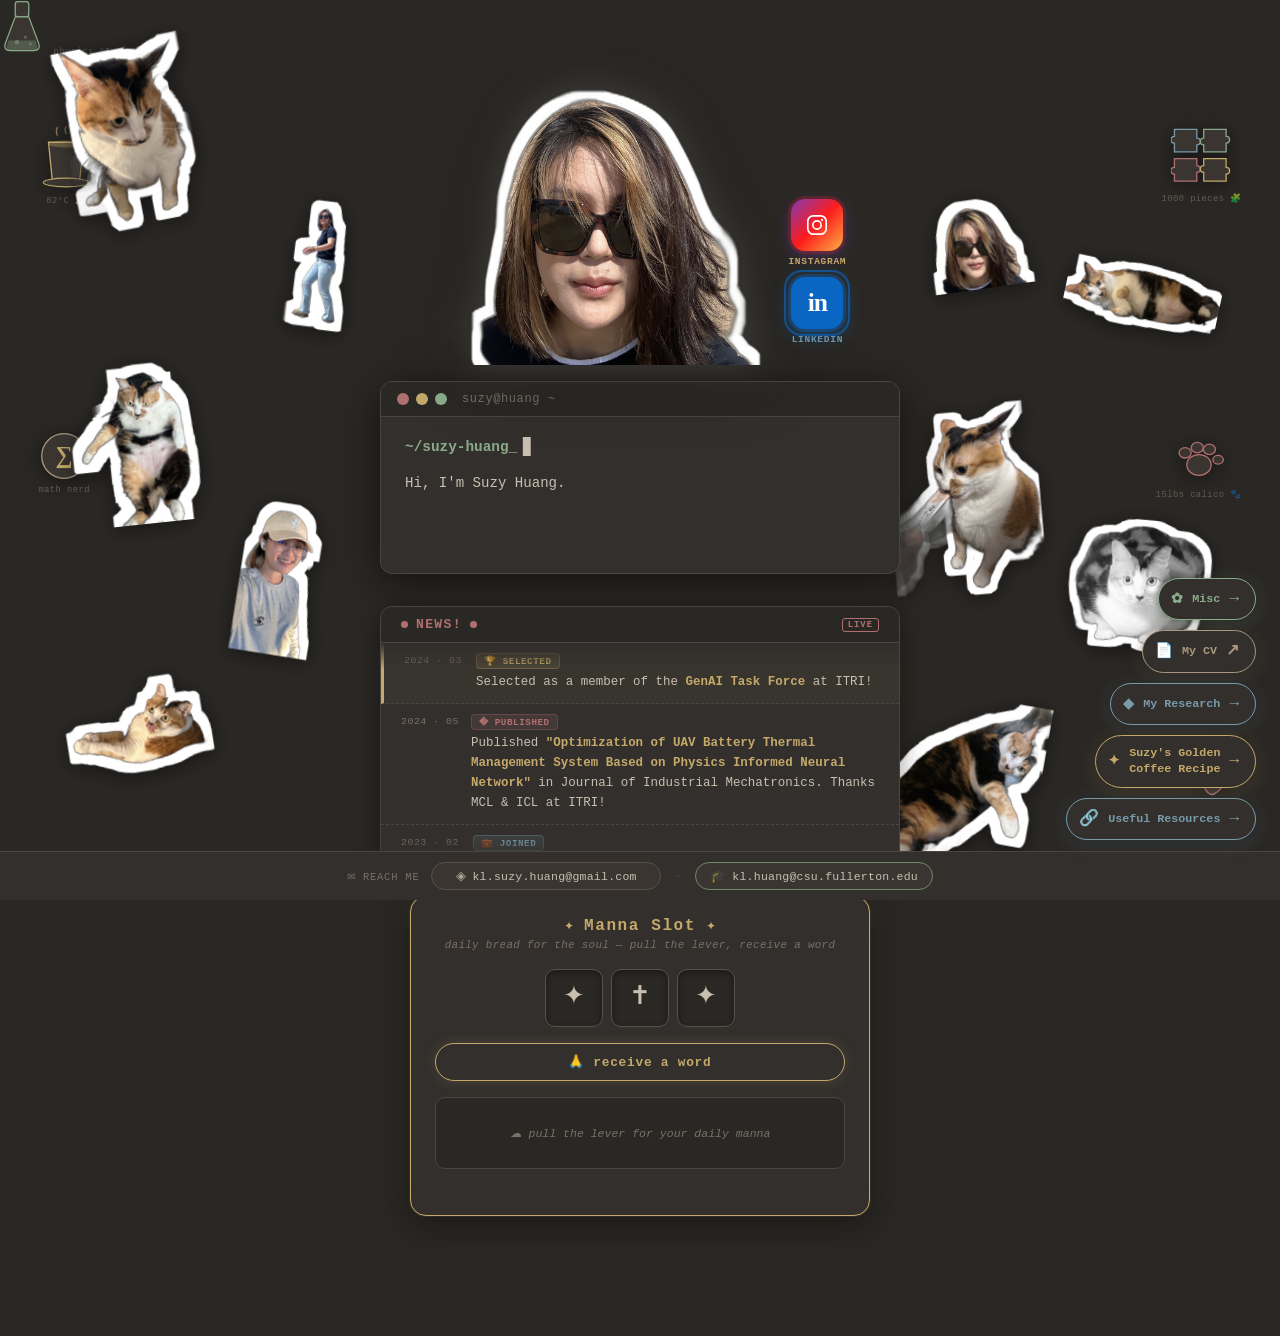
<file: index.html>
<!DOCTYPE html>
<html lang="en">
<head>
  <meta charset="UTF-8" />
  <meta name="viewport" content="width=device-width, initial-scale=1.0" />
  <title>Suzy Huang</title>
  <link rel="stylesheet" href="style.css" />
  <link rel="stylesheet" href="home.css" />
</head>
<body>

  <!-- ══════════════════════════════════════════
       FLOATING SVG ILLUSTRATIONS
       Zones: far edges, well clear of center terminal (30%–70% horiz)
  ══════════════════════════════════════════ -->

  <!-- Coffee cup — far left, upper third -->
  <div class="illus illus-coffee" aria-hidden="true" style="top:14%; left:3%;">
    <svg width="56" height="64" viewBox="0 0 64 72" fill="none" xmlns="http://www.w3.org/2000/svg">
      <path d="M22 10 Q20 5 22 1" stroke="#c4a96a" stroke-width="1.5" stroke-linecap="round" fill="none" opacity="0.6"/>
      <path d="M32 8 Q30 3 32 0" stroke="#c4a96a" stroke-width="1.5" stroke-linecap="round" fill="none" opacity="0.5"/>
      <path d="M42 10 Q40 5 42 1" stroke="#c4a96a" stroke-width="1.5" stroke-linecap="round" fill="none" opacity="0.6"/>
      <path d="M12 18 L16 58 Q16 62 20 62 L44 62 Q48 62 48 58 L52 18 Z" fill="#3a3530" stroke="#c4a96a" stroke-width="1.5"/>
      <ellipse cx="32" cy="20" rx="20" ry="4" fill="#c4a96a" opacity="0.35"/>
      <path d="M52 28 Q62 28 62 36 Q62 44 52 44" stroke="#c4a96a" stroke-width="2" fill="none" stroke-linecap="round"/>
      <ellipse cx="32" cy="64" rx="26" ry="5" fill="#3a3530" stroke="#c4a96a" stroke-width="1.2"/>
    </svg>
    <span class="illus-label">82°C ☕</span>
  </div>

  <!-- Puzzle — far right, upper third -->
  <div class="illus illus-puzzle" aria-hidden="true" style="top:14%; right:3%;">
    <svg width="62" height="62" viewBox="0 0 72 72" fill="none" xmlns="http://www.w3.org/2000/svg">
      <path d="M4 4 L30 4 L30 14 Q34 14 34 18 Q34 22 30 22 L30 30 L4 30 L4 20 Q0 20 0 16 Q0 12 4 12 Z" fill="#3a3530" stroke="#7a9aaa" stroke-width="1.5"/>
      <path d="M38 4 L64 4 L64 12 Q68 12 68 16 Q68 20 64 20 L64 30 L38 30 L38 22 Q34 22 34 18 Q34 14 38 14 Z" fill="#3a3530" stroke="#8aab8a" stroke-width="1.5"/>
      <path d="M4 38 L30 38 L30 46 Q34 46 34 50 Q34 54 30 54 L30 64 L4 64 L4 56 Q0 56 0 52 Q0 48 4 48 Z" fill="#3a3530" stroke="#b07070" stroke-width="1.5"/>
      <path d="M38 38 L64 38 L64 48 Q68 48 68 52 Q68 56 64 56 L64 64 L38 64 L38 54 Q34 54 34 50 Q34 46 38 46 Z" fill="#3a3530" stroke="#c4a96a" stroke-width="1.5"/>
    </svg>
    <span class="illus-label">1000 pieces 🧩</span>
  </div>

  <!-- Math sigma — far left, mid -->
  <div class="illus illus-math" aria-hidden="true" style="top:48%; left:3%;">
    <svg width="48" height="48" viewBox="0 0 56 56" fill="none" xmlns="http://www.w3.org/2000/svg">
      <circle cx="28" cy="28" r="26" fill="#3a3530" stroke="#a89880" stroke-width="1.5"/>
      <text x="28" y="36" text-anchor="middle" font-size="28" font-family="Georgia,serif" fill="#c4a96a" font-weight="bold">∑</text>
    </svg>
    <span class="illus-label">math nerd</span>
  </div>

  <!-- Cat paw — far right, mid -->
  <div class="illus illus-paw" aria-hidden="true" style="top:48%; right:3%;">
    <svg width="52" height="52" viewBox="0 0 60 60" fill="none" xmlns="http://www.w3.org/2000/svg">
      <ellipse cx="30" cy="38" rx="14" ry="12" fill="#3a3530" stroke="#b07070" stroke-width="1.5"/>
      <ellipse cx="14" cy="24" rx="7" ry="6" fill="#3a3530" stroke="#b07070" stroke-width="1.5"/>
      <ellipse cx="28" cy="18" rx="7" ry="6" fill="#3a3530" stroke="#b07070" stroke-width="1.5"/>
      <ellipse cx="42" cy="20" rx="7" ry="6" fill="#3a3530" stroke="#b07070" stroke-width="1.5"/>
      <ellipse cx="52" cy="32" rx="6" ry="5" fill="#3a3530" stroke="#b07070" stroke-width="1.5"/>
    </svg>
    <span class="illus-label">15lbs calico 🐾</span>
  </div>

  <!-- Taiwan illustration sticker — far right, lower area -->
  <div class="illus illus-taiwan" aria-hidden="true" style="top:82%; right:3%;">
    <svg width="52" height="62" viewBox="0 0 52 62" fill="none" xmlns="http://www.w3.org/2000/svg">
      <!-- Taiwan island silhouette (simplified) -->
      <path d="M26 4 C32 4 40 10 42 18 C44 26 42 34 38 40 C34 48 28 54 24 56 C20 58 16 54 14 48 C10 40 10 30 12 22 C14 12 20 4 26 4 Z"
            fill="#3a3530" stroke="#b07070" stroke-width="1.5"/>
      <!-- mountain peak -->
      <path d="M24 20 L20 32 L28 32 Z" fill="#b07070" opacity="0.5"/>
      <!-- sun -->
      <circle cx="36" cy="12" r="5" fill="none" stroke="#c4a96a" stroke-width="1.5"/>
      <line x1="36" y1="5"  x2="36" y2="3"  stroke="#c4a96a" stroke-width="1.2"/>
      <line x1="36" y1="19" x2="36" y2="21" stroke="#c4a96a" stroke-width="1.2"/>
      <line x1="29" y1="12" x2="27" y2="12" stroke="#c4a96a" stroke-width="1.2"/>
      <line x1="43" y1="12" x2="45" y2="12" stroke="#c4a96a" stroke-width="1.2"/>
    </svg>
    <span class="illus-label">Taiwan 🇹🇼</span>
  </div>
    <svg width="44" height="54" viewBox="0 0 52 64" fill="none" xmlns="http://www.w3.org/2000/svg">
      <rect x="18" y="2" width="16" height="18" rx="3" fill="#3a3530" stroke="#8aab8a" stroke-width="1.5"/>
      <path d="M18 20 L6 52 Q4 60 12 60 L40 60 Q48 60 46 52 L34 20 Z" fill="#3a3530" stroke="#8aab8a" stroke-width="1.5"/>
      <path d="M10 48 L8 56 Q7 60 12 60 L40 60 Q45 60 44 56 L42 48 Z" fill="#8aab8a" opacity="0.3"/>
      <circle cx="20" cy="50" r="2.5" fill="#8aab8a" opacity="0.5"/>
      <circle cx="30" cy="44" r="2" fill="#8aab8a" opacity="0.4"/>
      <circle cx="36" cy="52" r="1.5" fill="#8aab8a" opacity="0.5"/>
    </svg>
    <span class="illus-label">physics AI 🔬</span>
  </div>

  <!-- ══════════════════════════════════════════
       PHOTO STICKERS
       Layout: 4 zones per row, alternating cat/me
       Left edge (0–14%): cats
       Left-inner (15–27%): me
       Right-inner (73–85%): me
       Right edge (86–100%): cats
       Rows: top ~5%, mid ~38–44%, lower ~72–78%
  ══════════════════════════════════════════ -->

  <div class="hero-photo">
    <img src="photos/stickers/hero.png" alt="Suzy Huang" />
    <div class="hero-social">
      <a class="hero-instagram" href="https://www.instagram.com/kai___lun?igsh=NTc4MTIwNjQ2YQ%3D%3D&utm_source=qr" target="_blank" rel="noopener" aria-label="Instagram">
        <div class="ig-badge">
          <svg width="22" height="22" viewBox="0 0 24 24" fill="none" xmlns="http://www.w3.org/2000/svg">
            <rect x="2" y="2" width="20" height="20" rx="6" stroke="white" stroke-width="1.8" fill="none"/>
            <circle cx="12" cy="12" r="4.5" stroke="white" stroke-width="1.8" fill="none"/>
            <circle cx="17.5" cy="6.5" r="1.2" fill="white"/>
          </svg>
        </div>
        <small>Instagram</small>
      </a>
      <a class="hero-linkedin" href="https://www.linkedin.com/in/suzy-kai-lun-huang" target="_blank" rel="noopener" aria-label="LinkedIn">
        <div class="li-badge">
          <span class="li-icon">in</span>
          <span class="li-pulse"></span>
        </div>
        <small>LinkedIn</small>
      </a>
    </div>
  </div>

  <!-- Photo stickers — fixed on desktop, horizontal strip on mobile -->
  <div class="sticker-strip">

  <!-- Stickers — bigger, non-overlapping, scattered vertically -->

  <!-- LEFT EDGE column — spaced 200px+ apart vertically -->
  <img class="sticker-img" src="photos/stickers/cat1.png" alt="calico cat"
       style="top:3%;  left:4%;  --rot:-11deg; --sz:175px;"
       data-tip="15lbs calico 🐱"
       data-story="This is my calico cat — 15 whole pounds of pure attitude. She has strong opinions about my work schedule and an even stronger opinion about sitting on my keyboard at the worst possible moment." />

  <img class="sticker-img" src="photos/stickers/cat3.png" alt="calico cat"
       style="top:34%; left:4%;  --rot:-6deg;  --sz:180px;"
       data-tip="keyboard inspector 🔍"
       data-story="Official keyboard inspector. She takes her job very seriously — every time I open my laptop, she appears within 30 seconds to conduct a thorough quality check by sitting directly on the keys." />

  <img class="sticker-img" src="photos/stickers/cat5.png" alt="calico cat"
       style="top:67%; left:4%;  --rot:-9deg;  --sz:172px;"
       data-tip="taste tester 😋"
       data-story="She yells at me every day when I get home." />

  <!-- LEFT INNER column -->
  <img class="sticker-img" src="photos/stickers/me2.png" alt="Suzy"
       style="top:18%; left:18%; --rot:7deg;   --sz:162px;"
       data-tip="love Socal ✨"
       data-story="I have a Master's in chemical engineering, but somehow I ended up writing a thesis about mechanical engineering and deep learning. Don't ask me how.XD" />

  <img class="sticker-img" src="photos/stickers/me5.png" alt="Suzy"
       style="top:52%; left:18%; --rot:9deg;   --sz:158px;"
       data-tip="Suzy vibes ☕"
       data-story="I'm really curious about how people end up finding their passions." />

  <!-- RIGHT INNER column -->
  <img class="sticker-img" src="photos/stickers/me4.png" alt="Suzy"
       style="top:10%; right:18%; --rot:-8deg; --sz:165px;"
       data-tip="Suzy 🌟"
       data-story="It all happened so fast—I made the decision and moved to the US in only two months." />

  <img class="sticker-img" src="photos/stickers/cat7.png" alt="calico cat"
       style="top:44%; right:18%; --rot:-5deg; --sz:170px;"
       data-tip="cat7 🐱"
       data-story="Another day, another pose. She has an extensive portfolio and zero interest in sharing the spotlight." />

  <img class="sticker-img" src="photos/stickers/cat6.png" alt="calico cat"
       style="top:76%; right:18%; --rot:10deg; --sz:170px;"
       data-tip="supervising 👀"
       data-story="Always watching. Always judging. I'm convinced she understands everything I say and is simply choosing not to respond out of principle." />

  <!-- RIGHT EDGE column — top two only, keep bottom-right corner clear for FABs -->
  <img class="sticker-img" src="photos/stickers/cat2.png" alt="calico cat"
       style="top:26%; right:4%; --rot:12deg;  --sz:175px;"
       data-tip="the boss 😼"
       data-story="She runs this household. I just pay the rent. Her hobbies include: knocking things off tables, judging my coffee technique, and sleeping in the exact spot I need to sit." />

  <img class="sticker-img" src="photos/stickers/cat4.png" alt="calico cat"
       style="top:55%; right:4%; --rot:5deg;   --sz:172px;"
       data-tip="quality control 🐾"
       data-story="She reviews all my work. Her feedback is mostly 'meow' and 'give me food', but I choose to interpret that as constructive criticism and a request for iteration." />

  </div><!-- end .sticker-strip -->



  <!-- ══════════════════════════════════════════
       TERMINAL — bio
  ══════════════════════════════════════════ -->
  <main class="terminal">
    <div class="terminal-bar">
      <span class="dot red"></span>
      <span class="dot yellow"></span>
      <span class="dot green"></span>
      <span class="terminal-title">suzy@huang ~ </span>
    </div>
    <div class="terminal-body">
      <div class="prompt-line">
        <span class="prompt">~/suzy-huang_</span>
        <span class="cursor">▋</span>
      </div>
      <div class="bio" id="bio-text"></div>
      <div class="nav-hint" id="nav-hint" style="display:none;">
        <a class="btn-link" href="https://www.linkedin.com/in/suzy-kai-lun-huang" target="_blank" rel="noopener">in connect →</a>
      </div>
    </div>
  </main>



  <!-- ══════════════════════════════════════════
       NEWS SECTION
  ══════════════════════════════════════════ -->
  <section class="news-section" id="newsSection">
    <div class="news-header">
      <span class="news-dot"></span>
      <span class="news-title">News!</span>
      <span class="news-dot"></span>
      <span class="news-live">LIVE</span>
    </div>

    <!-- ticker window — shows ~5 items, scrolls continuously -->
    <div class="news-ticker-window" id="newsTickerWindow">
      <div class="news-ticker-track" id="newsTickerTrack">

        <div class="news-item news-highlight">
          <span class="news-date">2024 · 03</span>
          <div class="news-content">
            <span class="news-badge badge-award">🏆 selected</span>
            <p>Selected as a member of the <em>GenAI Task Force</em> at ITRI!</p>
          </div>
        </div>

        <div class="news-item">
          <span class="news-date">2024 · 05</span>
          <div class="news-content">
            <span class="news-badge badge-pub">� published</span>
            <p>Published <em>"Optimization of UAV Battery Thermal Management System Based on Physics Informed Neural Network"</em> in Journal of Industrial Mechatronics. Thanks MCL &amp; ICL at ITRI!</p>
          </div>
        </div>

        <div class="news-item">
          <span class="news-date">2023 · 02</span>
          <div class="news-content">
            <span class="news-badge badge-work">💼 joined</span>
            <p>Joined the <em>Information and Communication Lab</em> at ITRI.</p>
          </div>
        </div>

        <div class="news-item">
          <span class="news-date">2023 · 02</span>
          <div class="news-content">
            <span class="news-badge badge-edu">🎓 degree</span>
            <p>Received my <em>Master's degree</em> from NTHU!</p>
          </div>
        </div>

        <div class="news-item">
          <span class="news-date">2022 · 06</span>
          <div class="news-content">
            <span class="news-badge badge-pub">📄 published</span>
            <p>Published <em>"System Identification with Physics Informed Neural Network"</em> at ESCAPE32. Thanks Prof. David Wong &amp; Prof. Yuan Yao!</p>
          </div>
        </div>

        <div class="news-item">
          <span class="news-date">2021 · 12</span>
          <div class="news-content">
            <span class="news-badge badge-pub">📄 published</span>
            <p>Published <em>"Factor analysis thermography for defect detection of panel paintings"</em> in Taylor &amp; Francis. Thanks Prof. Yuan Yao!</p>
          </div>
        </div>

        <div class="news-item">
          <span class="news-date">2021 · 07</span>
          <div class="news-content">
            <span class="news-badge badge-pub">📄 published</span>
            <p>Published <em>"Exploratory factor analysis for defect identification with active thermography"</em> in Measurement Science and Technology. Thanks Prof. Yuan Yao!</p>
          </div>
        </div>

        <div class="news-item">
          <span class="news-date">2020</span>
          <div class="news-content">
            <span class="news-badge badge-pub">📄 published</span>
            <p>Published <em>"Exploratory Factor Analysis of Infrared Thermographic Data for Defect Detection"</em> at QIRT. Thanks Prof. Y. Yao!</p>
          </div>
        </div>

        <div class="news-item">
          <span class="news-date">2020 · 06</span>
          <div class="news-content">
            <span class="news-badge badge-edu">🎓 degree</span>
            <p>Received my <em>Bachelor's degree</em> from NTHU!</p>
          </div>
        </div>

      </div>
    </div>
  </section>


  <!-- ══════════════════════════════════════════
       MANNA SLOT — embedded on main page
  ══════════════════════════════════════════ -->
  <section class="manna-inline" id="mannaSection">
    <div class="manna-inline-header">
      <span class="manna-star">✦</span>
      <span class="manna-inline-title">Manna Slot</span>
      <span class="manna-star">✦</span>
    </div>
    <p class="manna-inline-sub">daily bread for the soul — pull the lever, receive a word</p>

    <div class="slot-reels-inline">
      <div class="slot-reel-inline"><div class="reel-inner-inline" id="ri1"><span>✦</span></div></div>
      <div class="slot-reel-inline"><div class="reel-inner-inline" id="ri2"><span>✝</span></div></div>
      <div class="slot-reel-inline"><div class="reel-inner-inline" id="ri3"><span>✦</span></div></div>
    </div>

    <button class="slot-lever-inline" id="slotBtnInline" aria-label="Receive a word">
      <span id="leverEmoji">🙏</span>
      <span id="leverLabel">receive a word</span>
    </button>

    <div class="verse-display-inline" id="verseDisplayInline">
      <span class="verse-idle-inline">☁ pull the lever for your daily manna</span>
    </div>
    <div class="verse-cat-inline" id="verseCatInline" style="display:none;"></div>
    <div class="pull-count-inline" id="pullCountInline"></div>
  </section>



  <div class="email-bar">
    <span class="email-bar-label">✉ reach me</span>
    <a class="email-pill" href="mailto:kl.suzy.huang@gmail.com">
      <span class="email-pill-icon">◈</span>kl.suzy.huang@gmail.com
    </a>
    <span class="email-bar-sep">·</span>
    <a class="email-pill edu" href="mailto:kl.huang@csu.fullerton.edu">
      <span class="email-pill-icon">🎓</span>kl.huang@csu.fullerton.edu
    </a>
  </div>


  <!-- ══════════════════════════════════════════
       FAB STACK
  ══════════════════════════════════════════ -->
  <div class="fab-stack">
    
    <a class="misc-fab" href="misc.html" aria-label="Misc">
      <span class="fab-star">✿</span>
      <span class="fab-text">Misc</span>
      <span class="fab-arrow">→</span>
    </a>
    <a class="cv-fab" href="https://drive.google.com/file/d/17VxWetQnorw_ep6wBUM-u12T6NZO473O/view?usp=drive_link"
       target="_blank" rel="noopener" aria-label="View CV">
      <span class="fab-star">📄</span>
      <span class="fab-text">My CV</span>
      <span class="fab-arrow">↗</span>
    </a>
    <a class="research-fab" href="research.html" aria-label="My Research">
      <span class="fab-star">◆</span>
      <span class="fab-text">My Research</span>
      <span class="fab-arrow">→</span>
    </a>
    <a class="recipe-fab" href="recipe.html" aria-label="Suzy's Golden Coffee Recipe">
      <span class="fab-star">✦</span>
      <span class="fab-text">Suzy's Golden<br/>Coffee Recipe</span>
      <span class="fab-arrow">→</span>
    </a>
    <a class="resources-fab" href="resources.html" aria-label="Useful Resources">
      <span class="fab-star">🔗</span>
      <span class="fab-text">Useful Resources</span>
      <span class="fab-arrow">→</span>
    </a>
  </div>

  <div class="tooltip" id="tooltip"></div>

  <!-- Story popup -->
  <div class="story-popup" id="storyPopup" role="dialog" aria-modal="true">
    <button class="story-close" id="storyClose" aria-label="Close">✕</button>
    <p class="story-text" id="storyText"></p>
  </div>

  <script src="manna.js"></script>
  <script src="main.js"></script>
</body>
</html>
</file>
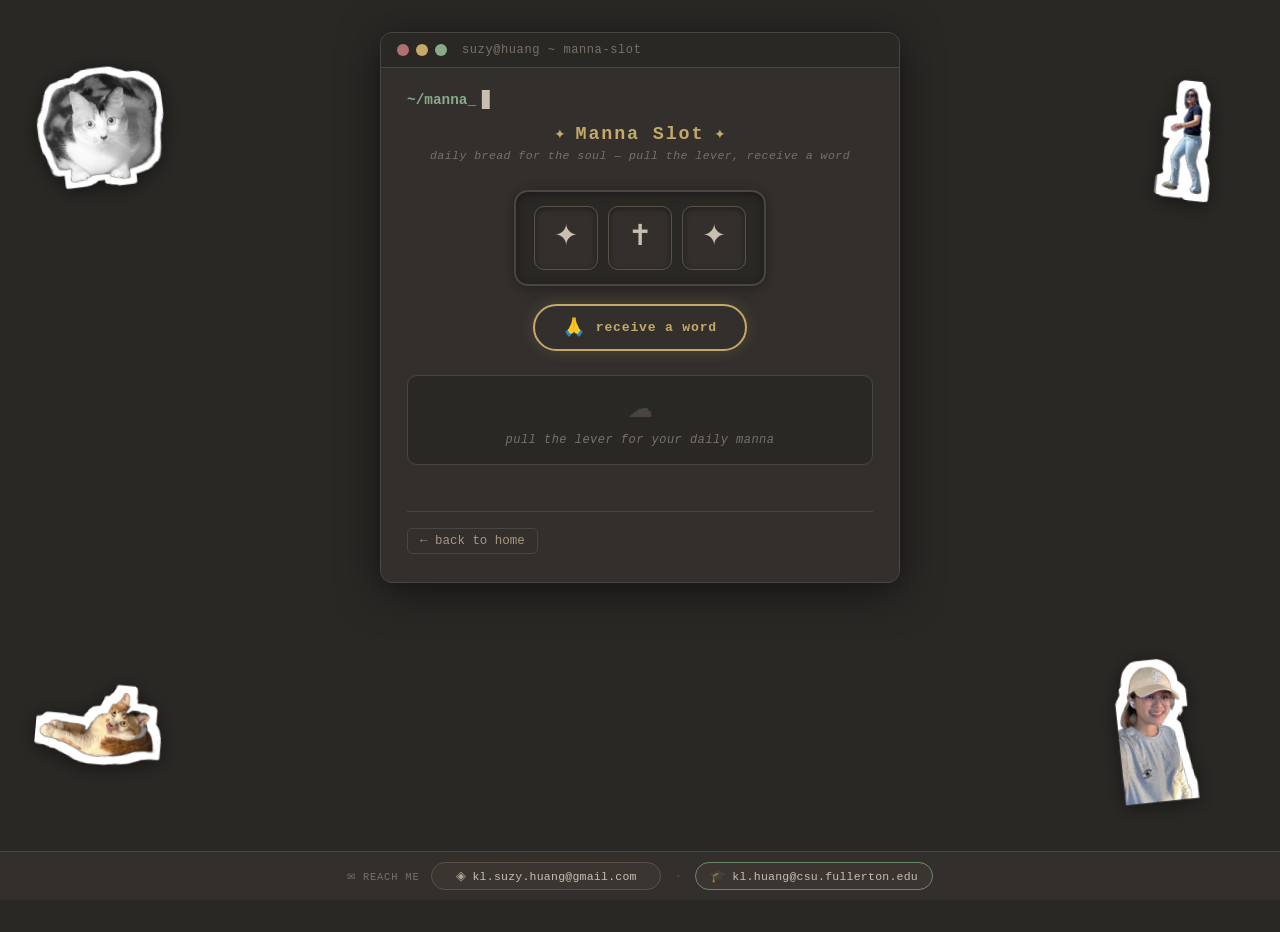
<file: manna.html>
<!DOCTYPE html>
<html lang="en">
<head>
  <meta charset="UTF-8" />
  <meta name="viewport" content="width=device-width, initial-scale=1.0" />
  <title>Manna Slot</title>
  <link rel="stylesheet" href="style.css" />
  <link rel="stylesheet" href="manna.css" />
</head>
<body class="manna-page">

  <!-- floating stickers -->
  <img class="sticker-img" src="photos/stickers/cat4.png" alt="cat"
       style="top:5%; left:2%; --rot:-7deg; --sz:155px;" data-tip="praying 🙏" />
  <img class="sticker-img" src="photos/stickers/me2.png" alt="Suzy"
       style="top:5%; right:2%; --rot:6deg; --sz:150px;" data-tip="Suzy" />
  <img class="sticker-img" src="photos/stickers/cat5.png" alt="cat"
       style="bottom:10%; left:2%; --rot:5deg; --sz:150px;" data-tip="amen 🐱" />
  <img class="sticker-img" src="photos/stickers/me5.png" alt="Suzy"
       style="bottom:10%; right:2%; --rot:-6deg; --sz:148px;" data-tip="Suzy" />

  <main class="manna-main">
    <div class="terminal-bar">
      <span class="dot red"></span>
      <span class="dot yellow"></span>
      <span class="dot green"></span>
      <span class="terminal-title">suzy@huang ~ manna-slot</span>
    </div>

    <div class="manna-body">
      <div class="prompt-line">
        <span class="prompt">~/manna_</span>
        <span class="cursor">▋</span>
      </div>

      <div class="manna-header">
        <span class="manna-crown">✦</span>
        <h1 class="manna-title">Manna Slot</h1>
        <span class="manna-crown">✦</span>
      </div>
      <p class="manna-subtitle">daily bread for the soul — pull the lever, receive a word</p>

      <!-- Slot machine -->
      <div class="slot-machine" id="slotMachine">
        <div class="slot-reels">
          <div class="slot-reel" id="reel1">
            <div class="reel-inner" id="reelInner1">
              <span>✦</span>
            </div>
          </div>
          <div class="slot-reel" id="reel2">
            <div class="reel-inner" id="reelInner2">
              <span>✝</span>
            </div>
          </div>
          <div class="slot-reel" id="reel3">
            <div class="reel-inner" id="reelInner3">
              <span>✦</span>
            </div>
          </div>
        </div>

        <button class="slot-lever" id="slotBtn" aria-label="Pull the lever">
          <span class="lever-icon">🙏</span>
          <span class="lever-text">receive a word</span>
        </button>
      </div>

      <!-- Verse display -->
      <div class="verse-display" id="verseDisplay" aria-live="polite">
        <div class="verse-idle">
          <span class="verse-idle-icon">☁</span>
          <span>pull the lever for your daily manna</span>
        </div>
      </div>

      <!-- Category badge -->
      <div class="verse-category" id="verseCategory" style="display:none;"></div>

      <!-- Pull count -->
      <div class="pull-count" id="pullCount"></div>

      <div class="manna-back">
        <a class="btn-link" href="index.html">← back to home</a>
      </div>
    </div>
  </main>

  <!-- Email bar -->
  <div class="email-bar">
    <span class="email-bar-label">✉ reach me</span>
    <a class="email-pill" href="mailto:kl.suzy.huang@gmail.com">
      <span class="email-pill-icon">◈</span>kl.suzy.huang@gmail.com
    </a>
    <span class="email-bar-sep">·</span>
    <a class="email-pill edu" href="mailto:kl.huang@csu.fullerton.edu">
      <span class="email-pill-icon">🎓</span>kl.huang@csu.fullerton.edu
    </a>
  </div>

  <div class="tooltip" id="tooltip"></div>
  <script src="manna.js"></script>
  <script src="main.js"></script>
</body>
</html>
</file>
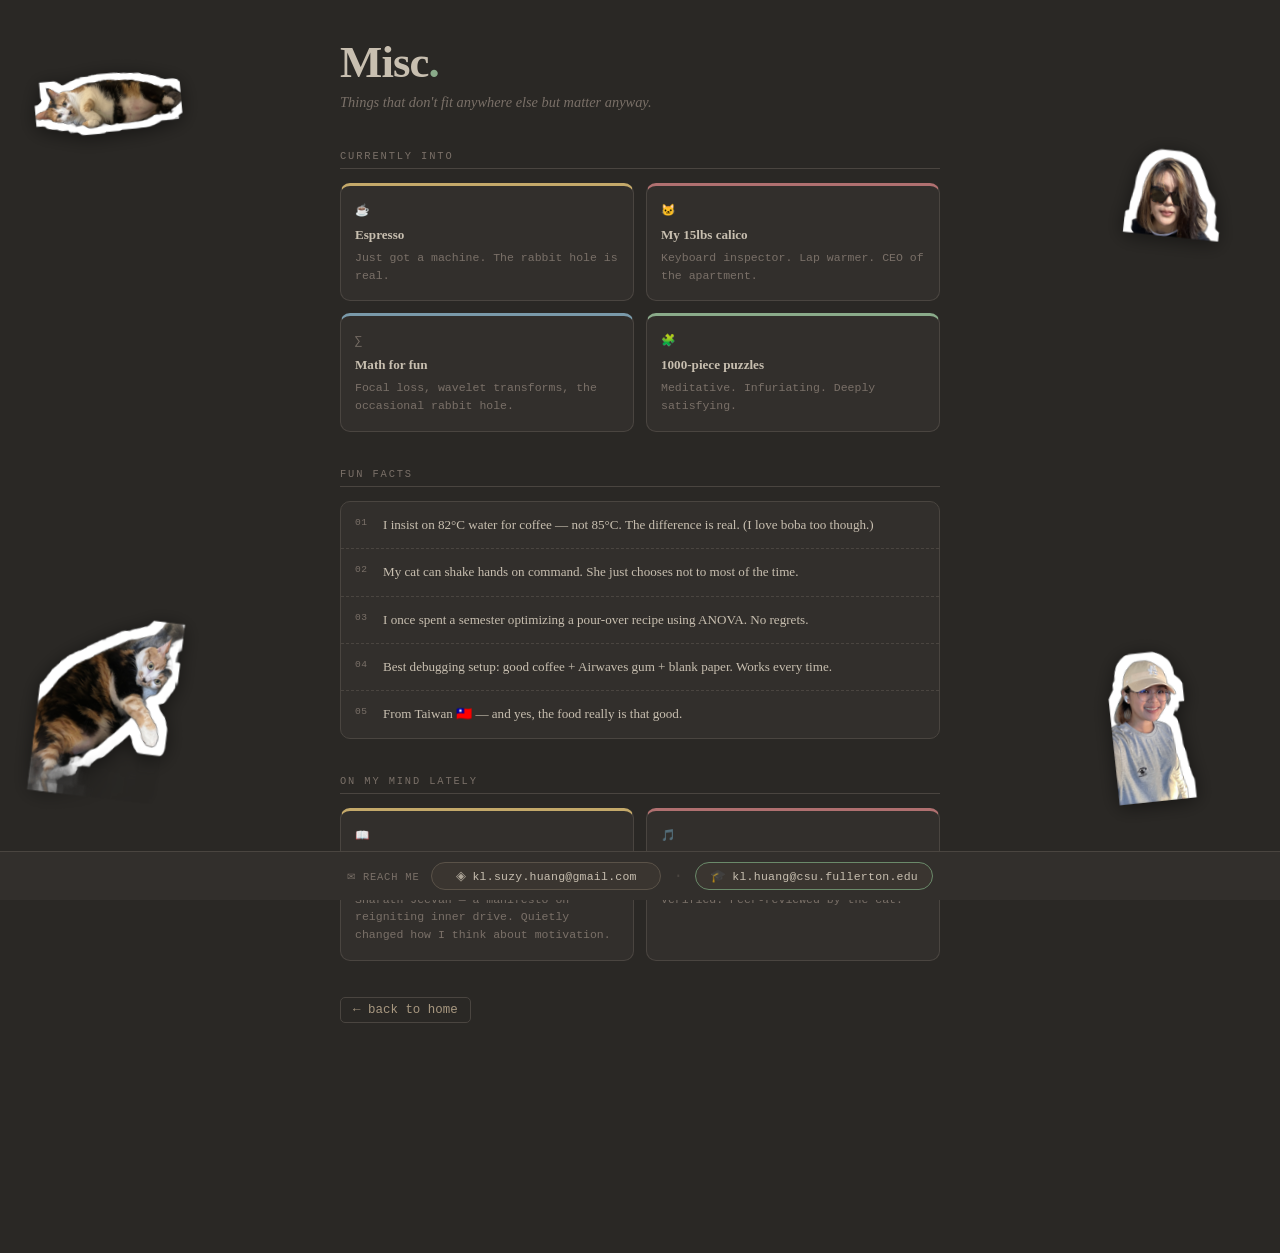
<file: misc.html>
<!DOCTYPE html>
<html lang="en">
<head>
  <meta charset="UTF-8" />
  <meta name="viewport" content="width=device-width, initial-scale=1.0" />
  <title>Suzy's Misc</title>
  <link rel="stylesheet" href="style.css" />
  <link rel="stylesheet" href="misc.css" />
</head>
<body class="misc-page">

  <!-- floating stickers -->
  <img class="sticker-img" src="photos/stickers/cat2.png" alt="cat"
       style="top:5%; left:2%; --rot:-5deg; --sz:165px;" data-tip="vibes curator 🐱" />
  <img class="sticker-img" src="photos/stickers/me4.png" alt="Suzy"
       style="top:5%; right:2%; --rot:6deg; --sz:158px;" data-tip="Suzy" />
  <img class="sticker-img" src="photos/stickers/cat6.png" alt="cat"
       style="bottom:10%; left:2%; --rot:7deg; --sz:160px;" data-tip="mood" />
  <img class="sticker-img" src="photos/stickers/me5.png" alt="Suzy"
       style="bottom:10%; right:2%; --rot:-6deg; --sz:155px;" data-tip="Suzy" />

  <main class="misc-main">
    <div class="misc-body">

      <h1 class="misc-title">Misc<span class="misc-title-accent">.</span></h1>
      <p class="misc-intro">Things that don't fit anywhere else but matter anyway.</p>

      <!-- Currently into -->
      <div class="misc-section">
        <div class="misc-section-title">currently into</div>
        <div class="misc-grid">
          <div class="misc-item">
            <span class="misc-icon">☕</span>
            <strong>Espresso</strong>
            <span>Just got a machine. The rabbit hole is real.</span>
          </div>
          <div class="misc-item">
            <span class="misc-icon">🐱</span>
            <strong>My 15lbs calico</strong>
            <span>Keyboard inspector. Lap warmer. CEO of the apartment.</span>
          </div>
          <div class="misc-item">
            <span class="misc-icon">∑</span>
            <strong>Math for fun</strong>
            <span>Focal loss, wavelet transforms, the occasional rabbit hole.</span>
          </div>
          <div class="misc-item">
            <span class="misc-icon">🧩</span>
            <strong>1000-piece puzzles</strong>
            <span>Meditative. Infuriating. Deeply satisfying.</span>
          </div>
        </div>
      </div>

      <!-- Fun facts -->
      <div class="misc-section">
        <div class="misc-section-title">fun facts</div>
        <ul class="misc-list">
          <li data-n="01">I insist on 82°C water for coffee — not 85°C. The difference is real. (I love boba too though.)</li>
          <li data-n="02">My cat can shake hands on command. She just chooses not to most of the time.</li>
          <li data-n="03">I once spent a semester optimizing a pour-over recipe using ANOVA. No regrets.</li>
          <li data-n="04">Best debugging setup: good coffee + Airwaves gum + blank paper. Works every time.</li>
          <li data-n="05">From Taiwan 🇹🇼 — and yes, the food really is that good.</li>
        </ul>
      </div>

      <!-- On my mind -->
      <div class="misc-section">
        <div class="misc-section-title">on my mind lately</div>
        <div class="misc-grid">
          <div class="misc-item">
            <span class="misc-icon">📖</span>
            <strong>Intrinsic: A manifesto to reignite your inner drive</strong>
            <span>Sharath Jeevan — a manifesto on reigniting inner drive. Quietly changed how I think about motivation.</span>
          </div>
          <div class="misc-item">
            <span class="misc-icon">🎵</span>
            <strong>Soaking music + math = focus</strong>
            <span>My actual productivity stack. Tested. Verified. Peer-reviewed by the cat.</span>
          </div>
        </div>
      </div>

      <div class="misc-back">
        <a class="btn-link" href="index.html">← back to home</a>
      </div>

    </div>
  </main>

  <!-- Email bar -->
  <div class="email-bar">
    <span class="email-bar-label">✉ reach me</span>
    <a class="email-pill" href="mailto:kl.suzy.huang@gmail.com">
      <span class="email-pill-icon">◈</span>kl.suzy.huang@gmail.com
    </a>
    <span class="email-bar-sep">·</span>
    <a class="email-pill edu" href="mailto:kl.huang@csu.fullerton.edu">
      <span class="email-pill-icon">🎓</span>kl.huang@csu.fullerton.edu
    </a>
  </div>

  <div class="tooltip" id="tooltip"></div>
  <script src="main.js"></script>
</body>
</html>
</file>
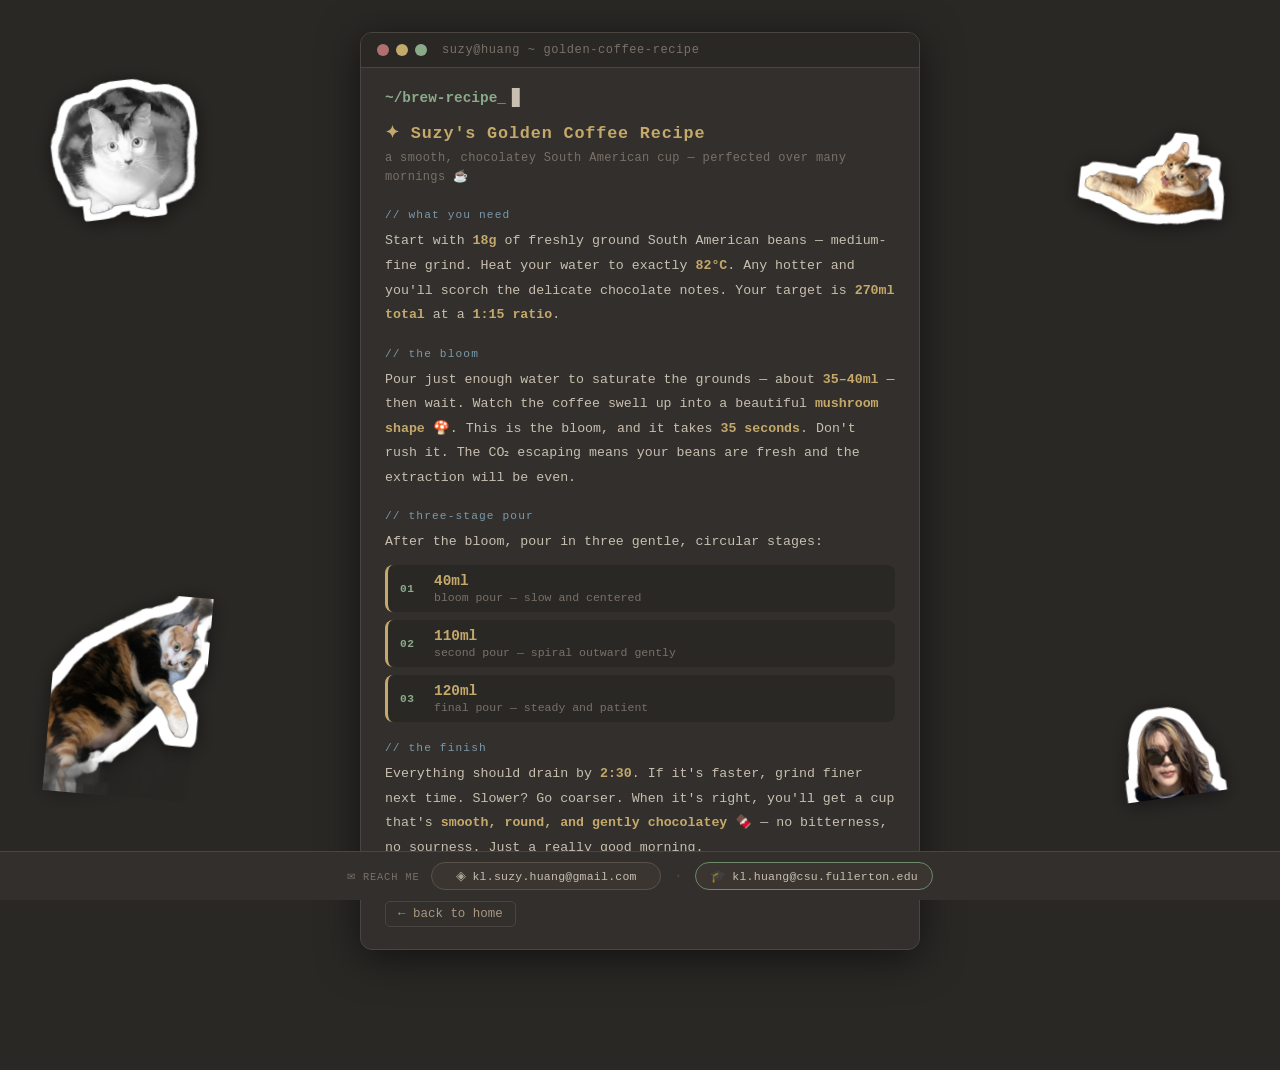
<file: recipe.html>
<!DOCTYPE html>
<html lang="en">
<head>
  <meta charset="UTF-8" />
  <meta name="viewport" content="width=device-width, initial-scale=1.0" />
  <title>Suzy's Golden Coffee Recipe</title>
  <link rel="stylesheet" href="style.css" />
  <link rel="stylesheet" href="recipe.css" />
</head>
<body class="recipe-page">

  <!-- floating stickers -->
  <img class="sticker-img" src="photos/stickers/cat4.png" alt="calico cat"
       style="top:6%; left:3%; --rot:-7deg; --sz:180px;" data-tip="supervising ☕" />
  <img class="sticker-img" src="photos/stickers/cat5.png" alt="calico cat"
       style="top:6%; right:3%; --rot:6deg; --sz:173px;" data-tip="quality control" />
  <img class="sticker-img" src="photos/stickers/cat6.png" alt="calico cat"
       style="bottom:10%; left:3%; --rot:5deg; --sz:180px;" data-tip="taste tester" />
  <img class="sticker-img" src="photos/stickers/me4.png" alt="Suzy"
       style="bottom:10%; right:3%; --rot:-8deg; --sz:165px;" data-tip="the barista" />

  <!-- Recipe terminal -->
  <main class="terminal recipe-terminal">
    <div class="terminal-bar">
      <span class="dot red"></span>
      <span class="dot yellow"></span>
      <span class="dot green"></span>
      <span class="terminal-title">suzy@huang ~ golden-coffee-recipe</span>
    </div>

    <div class="terminal-body">
      <div class="prompt-line">
        <span class="prompt">~/brew-recipe_</span>
        <span class="cursor">▋</span>
      </div>

      <div class="recipe-header">✦ Suzy's Golden Coffee Recipe</div>
      <div class="recipe-sub">a smooth, chocolatey South American cup — perfected over many mornings ☕</div>

      <div class="recipe-section-title">// what you need</div>
      <p class="recipe-prose">
        Start with <em>18g</em> of freshly ground South American beans — medium-fine grind.
        Heat your water to exactly <em>82°C</em>. Any hotter and you'll scorch the delicate
        chocolate notes. Your target is <em>270ml total</em> at a <em>1:15 ratio</em>.
      </p>

      <div class="recipe-section-title">// the bloom</div>
      <p class="recipe-prose">
        Pour just enough water to saturate the grounds — about <em>35–40ml</em> — then wait.
        Watch the coffee swell up into a beautiful <em>mushroom shape</em> 🍄. This is the
        bloom, and it takes <em>35 seconds</em>. Don't rush it. The CO₂ escaping means
        your beans are fresh and the extraction will be even.
      </p>

      <div class="recipe-section-title">// three-stage pour</div>
      <p class="recipe-prose">
        After the bloom, pour in three gentle, circular stages:
      </p>
      <div class="pour-steps">
        <div class="pour-step">
          <span class="pour-n">01</span>
          <div class="pour-detail">
            <strong>40ml</strong>
            <span>bloom pour — slow and centered</span>
          </div>
        </div>
        <div class="pour-step">
          <span class="pour-n">02</span>
          <div class="pour-detail">
            <strong>110ml</strong>
            <span>second pour — spiral outward gently</span>
          </div>
        </div>
        <div class="pour-step">
          <span class="pour-n">03</span>
          <div class="pour-detail">
            <strong>120ml</strong>
            <span>final pour — steady and patient</span>
          </div>
        </div>
      </div>

      <div class="recipe-section-title">// the finish</div>
      <p class="recipe-prose">
        Everything should drain by <em>2:30</em>. If it's faster, grind finer next time.
        Slower? Go coarser. When it's right, you'll get a cup that's
        <em>smooth, round, and gently chocolatey</em> 🍫 — no bitterness, no sourness.
        Just a really good morning.
      </p>

      <div class="recipe-back">
        <a class="btn-link" href="index.html">← back to home</a>
      </div>
    </div>
  </main>

  <!-- Email bar -->
  <div class="email-bar">
    <span class="email-bar-label">✉ reach me</span>
    <a class="email-pill" href="mailto:kl.suzy.huang@gmail.com">
      <span class="email-pill-icon">◈</span>kl.suzy.huang@gmail.com
    </a>
    <span class="email-bar-sep">·</span>
    <a class="email-pill edu" href="mailto:kl.huang@csu.fullerton.edu">
      <span class="email-pill-icon">🎓</span>kl.huang@csu.fullerton.edu
    </a>
  </div>

  <div class="tooltip" id="tooltip"></div>
  <script src="main.js"></script>
</body>
</html>
</file>
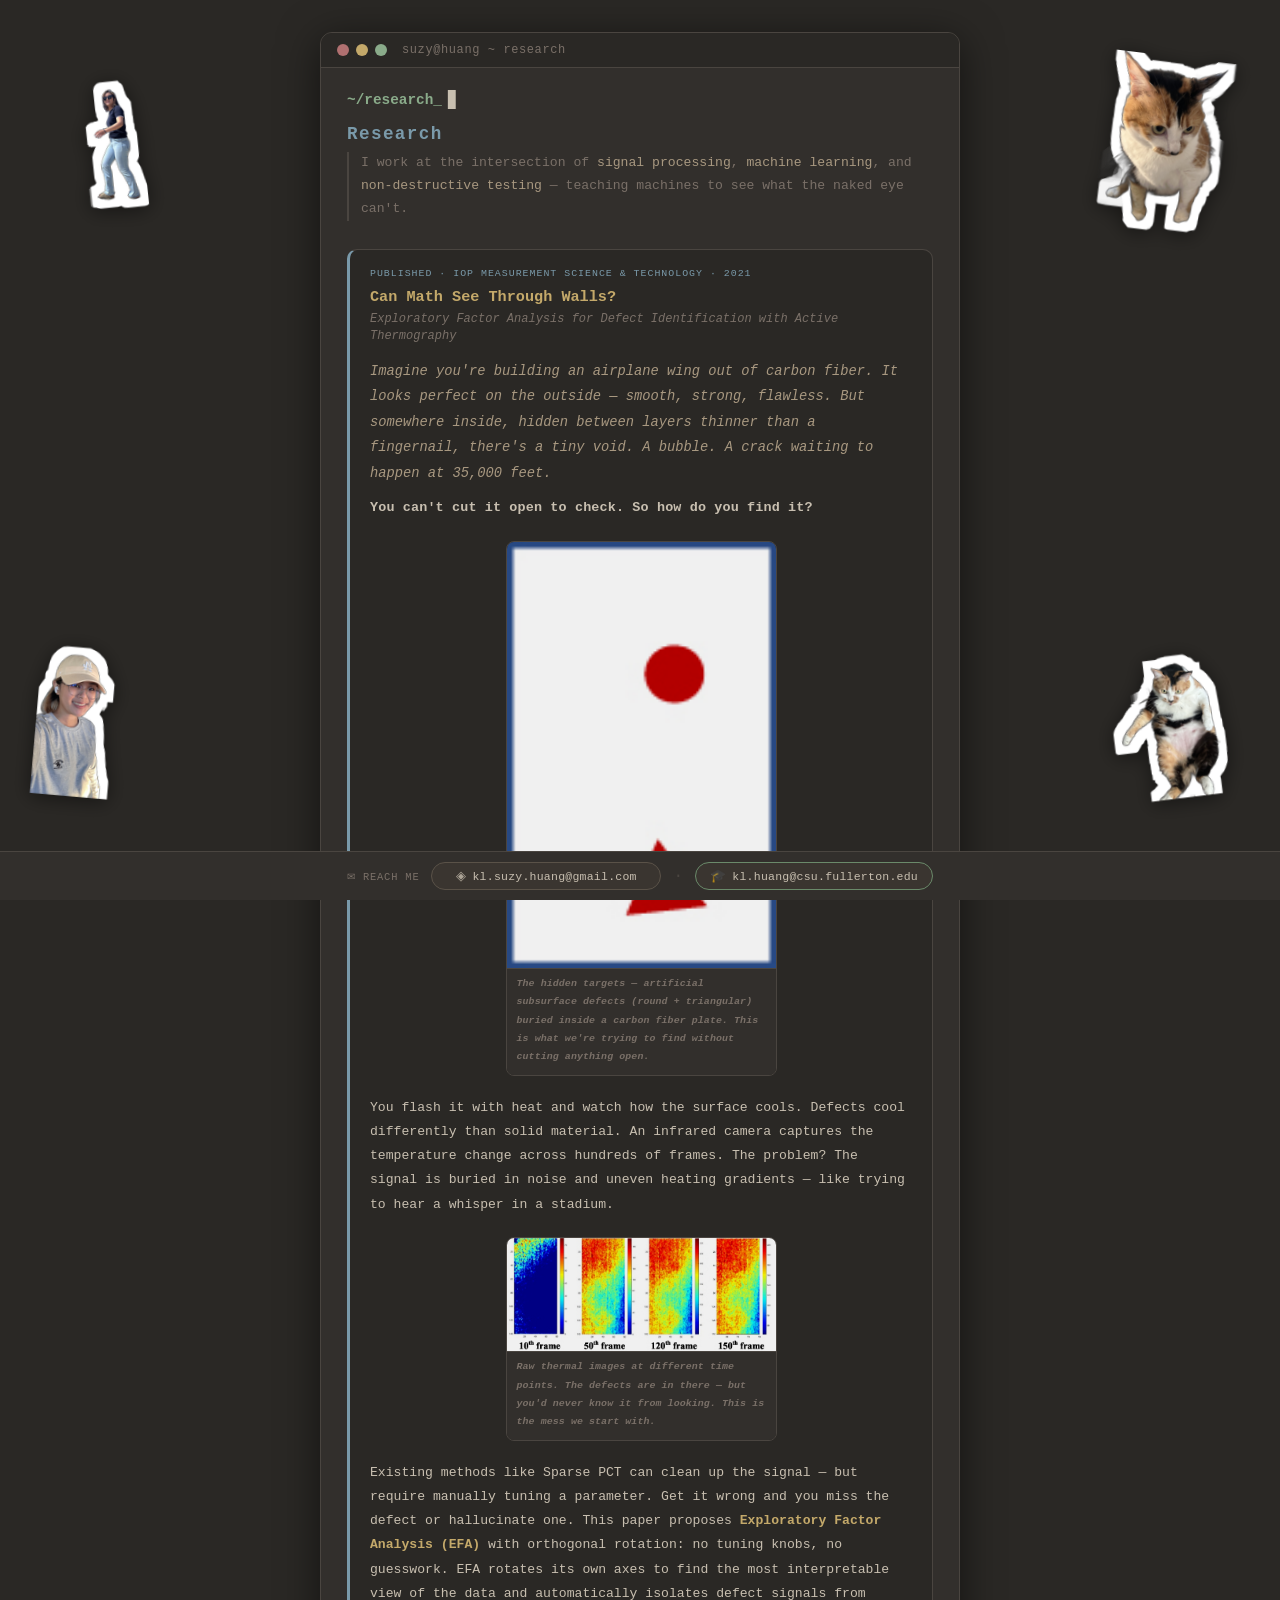
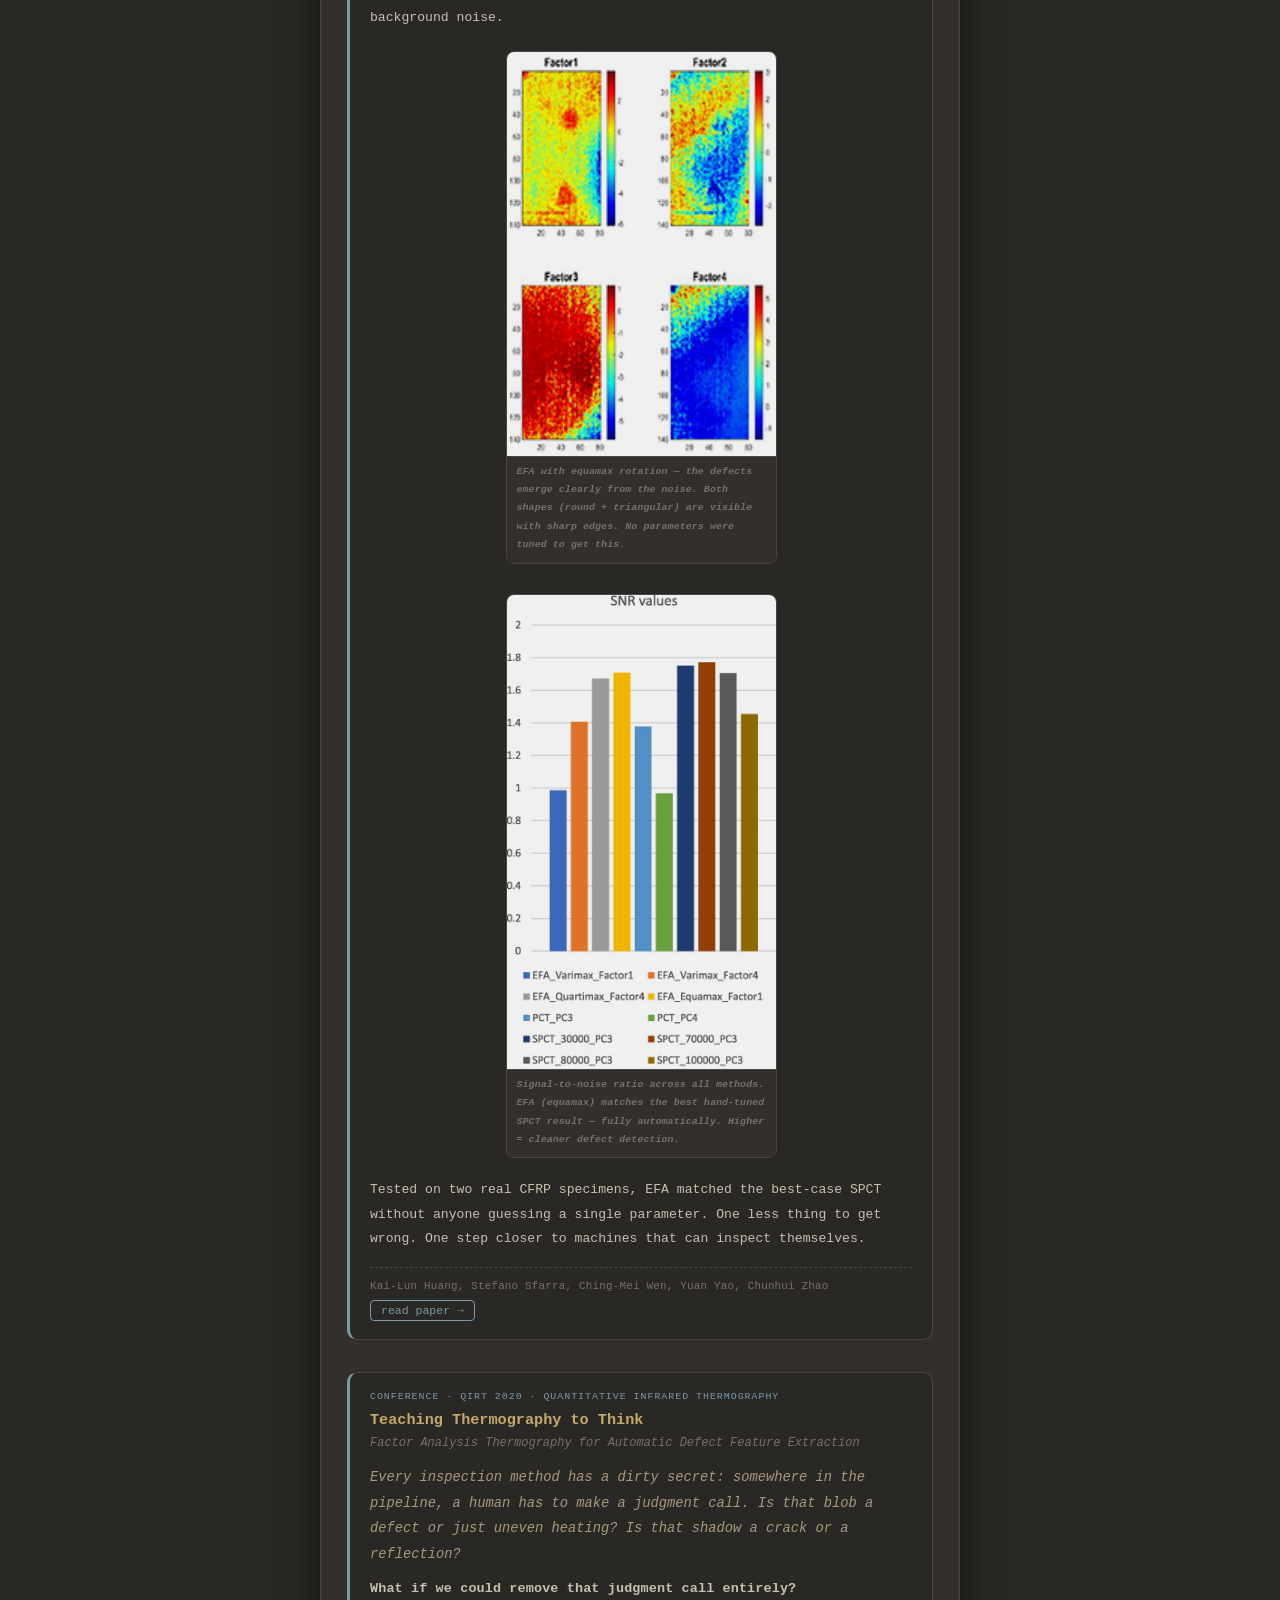
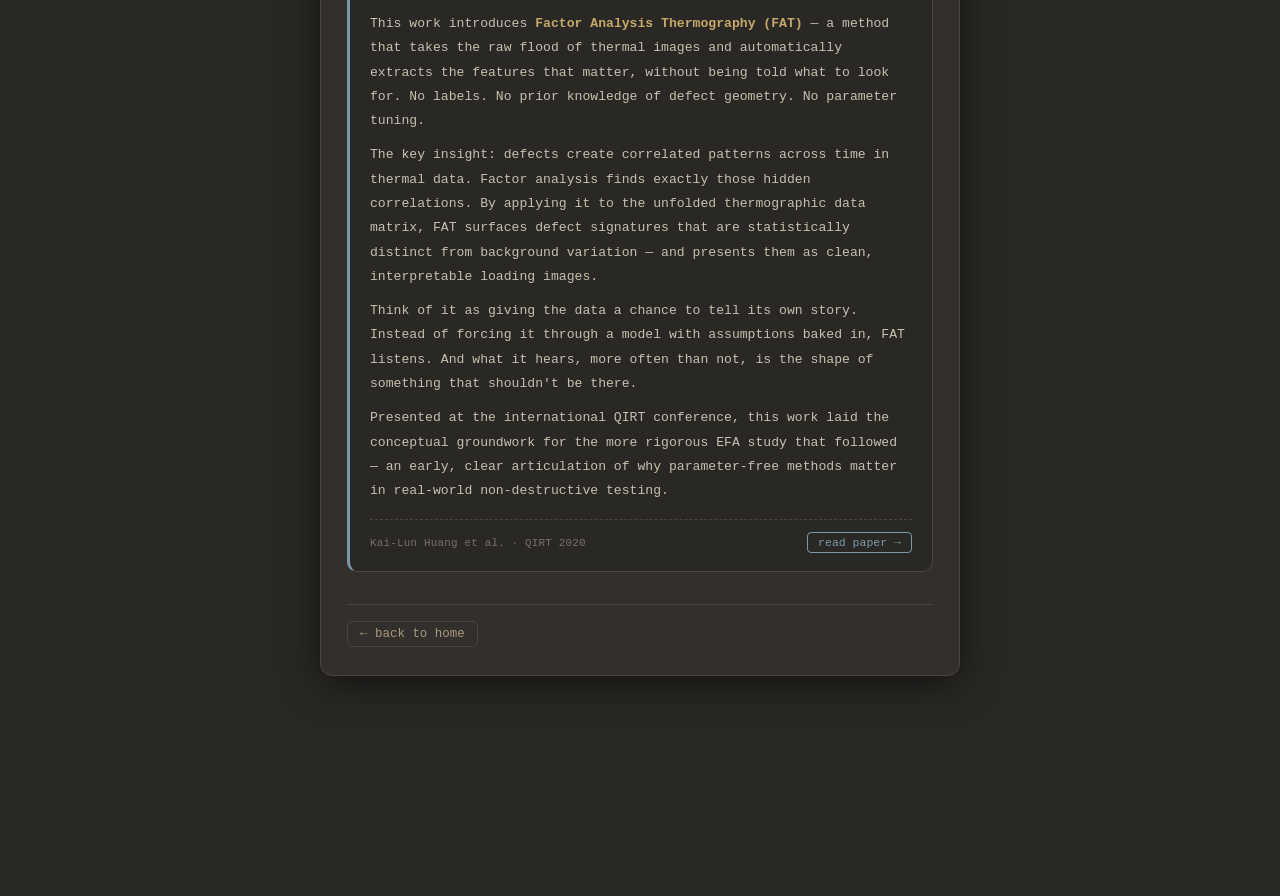
<file: research.html>
<!DOCTYPE html>
<html lang="en">
<head>
  <meta charset="UTF-8" />
  <meta name="viewport" content="width=device-width, initial-scale=1.0" />
  <title>Suzy's Research</title>
  <link rel="stylesheet" href="style.css" />
  <link rel="stylesheet" href="research.css" />
</head>
<body class="research-page">

  <!-- floating stickers -->
  <img class="sticker-img" src="photos/stickers/me2.png" alt="Suzy"
       style="top:5%; left:2%; --rot:-6deg; --sz:160px;" data-tip="researcher mode" />
  <img class="sticker-img" src="photos/stickers/cat1.png" alt="cat"
       style="top:5%; right:2%; --rot:7deg; --sz:165px;" data-tip="peer reviewer 🐱" />
  <img class="sticker-img" src="photos/stickers/me5.png" alt="Suzy"
       style="bottom:10%; left:2%; --rot:5deg; --sz:155px;" data-tip="Suzy" />
  <img class="sticker-img" src="photos/stickers/cat3.png" alt="cat"
       style="bottom:10%; right:2%; --rot:-7deg; --sz:160px;" data-tip="lab assistant" />

  <main class="research-main">
    <div class="terminal-bar">
      <span class="dot red"></span>
      <span class="dot yellow"></span>
      <span class="dot green"></span>
      <span class="terminal-title">suzy@huang ~ research</span>
    </div>

    <div class="research-body">
      <div class="prompt-line">
        <span class="prompt">~/research_</span>
        <span class="cursor">▋</span>
      </div>

      <h1 class="research-title">Research</h1>
      <p class="research-intro">
        I work at the intersection of <em>signal processing</em>, <em>machine learning</em>,
        and <em>non-destructive testing</em> — teaching machines to see what the naked eye can't.
      </p>

      <!-- ── Paper 1 ── -->
      <article class="paper-card">
        <div class="paper-tag">Published · IOP Measurement Science &amp; Technology · 2021</div>
        <h2 class="paper-title">
          Can Math See Through Walls?
          <span class="paper-subtitle">Exploratory Factor Analysis for Defect Identification with Active Thermography</span>
        </h2>

        <div class="paper-essay">
          <p>
            Imagine you're building an airplane wing out of carbon fiber. It looks perfect on the outside —
            smooth, strong, flawless. But somewhere inside, hidden between layers thinner than a fingernail,
            there's a tiny void. A bubble. A crack waiting to happen at 35,000 feet.
          </p>
          <p>
            You can't cut it open to check. So how do you find it?
          </p>

          <!-- Figure: defect locations -->
          <div class="paper-figure">
            <img src="research_figs/fig3_defect_locations.jpg" alt="Defect locations in CFRP specimen" />
            <p class="fig-caption">The hidden targets — artificial subsurface defects (round + triangular) buried inside a carbon fiber plate. This is what we're trying to find without cutting anything open.</p>
          </div>

          <p>
            You flash it with heat and watch how the surface cools. Defects cool differently than solid
            material. An infrared camera captures the temperature change across hundreds of frames.
            The problem? The signal is buried in noise and uneven heating gradients — like trying to
            hear a whisper in a stadium.
          </p>

          <!-- Figure: raw thermograms -->
          <div class="paper-figure">
            <img src="research_figs/fig4_raw_thermograms.jpg" alt="Raw thermograms showing noise" />
            <p class="fig-caption">Raw thermal images at different time points. The defects are in there — but you'd never know it from looking. This is the mess we start with.</p>
          </div>

          <p>
            Existing methods like Sparse PCT can clean up the signal — but require manually tuning a
            parameter. Get it wrong and you miss the defect or hallucinate one. This paper proposes
            <em>Exploratory Factor Analysis (EFA)</em> with orthogonal rotation: no tuning knobs,
            no guesswork. EFA rotates its own axes to find the most interpretable view of the data
            and automatically isolates defect signals from background noise.
          </p>

          <!-- Figure: EFA equamax result -->
          <div class="paper-figure">
            <img src="research_figs/fig7_efa_equamax.jpg" alt="EFA equamax rotation result" />
            <p class="fig-caption">EFA with equamax rotation — the defects emerge clearly from the noise. Both shapes (round + triangular) are visible with sharp edges. No parameters were tuned to get this.</p>
          </div>

          <!-- Figure: SNR comparison -->
          <div class="paper-figure">
            <img src="research_figs/fig13_snr_bar.jpg" alt="SNR comparison bar chart" />
            <p class="fig-caption">Signal-to-noise ratio across all methods. EFA (equamax) matches the best hand-tuned SPCT result — fully automatically. Higher = cleaner defect detection.</p>
          </div>

          <p>
            Tested on two real CFRP specimens, EFA matched the best-case SPCT without anyone guessing
            a single parameter. One less thing to get wrong. One step closer to machines that can
            inspect themselves.
          </p>
        </div>

        <div class="paper-meta">
          <span class="paper-authors">Kai-Lun Huang, Stefano Sfarra, Ching-Mei Wen, Yuan Yao, Chunhui Zhao</span>
          <a class="paper-link" href="https://iopscience.iop.org/article/10.1088/1361-6501/ac17f9" target="_blank" rel="noopener">read paper →</a>
        </div>
      </article>

      <!-- ── Paper 2 ── -->
      <article class="paper-card">
        <div class="paper-tag">Conference · QIRT 2020 · Quantitative InfraRed Thermography</div>
        <h2 class="paper-title">
          Teaching Thermography to Think
          <span class="paper-subtitle">Factor Analysis Thermography for Automatic Defect Feature Extraction</span>
        </h2>

        <div class="paper-essay">
          <p>
            Every inspection method has a dirty secret: somewhere in the pipeline, a human has to make
            a judgment call. Is that blob a defect or just uneven heating? Is that shadow a crack or
            a reflection?
          </p>
          <p>
            What if we could remove that judgment call entirely?
          </p>
          <p>
            This work introduces <em>Factor Analysis Thermography (FAT)</em> — a method that takes the
            raw flood of thermal images and automatically extracts the features that matter, without
            being told what to look for. No labels. No prior knowledge of defect geometry. No parameter
            tuning.
          </p>
          <p>
            The key insight: defects create correlated patterns across time in thermal data. Factor
            analysis finds exactly those hidden correlations. By applying it to the unfolded
            thermographic data matrix, FAT surfaces defect signatures that are statistically distinct
            from background variation — and presents them as clean, interpretable loading images.
          </p>
          <p>
            Think of it as giving the data a chance to tell its own story. Instead of forcing it
            through a model with assumptions baked in, FAT listens. And what it hears, more often
            than not, is the shape of something that shouldn't be there.
          </p>
          <p>
            Presented at the international QIRT conference, this work laid the conceptual groundwork
            for the more rigorous EFA study that followed — an early, clear articulation of why
            parameter-free methods matter in real-world non-destructive testing.
          </p>
        </div>

        <div class="paper-meta">
          <span class="paper-authors">Kai-Lun Huang et al. · QIRT 2020</span>
          <a class="paper-link" href="http://www.qirt.org/archives/qirt2020/papers/004.pdf" target="_blank" rel="noopener">read paper →</a>
        </div>
      </article>

      <div class="research-back">
        <a class="btn-link" href="index.html">← back to home</a>
      </div>
    </div>
  </main>

  <!-- Email bar -->
  <div class="email-bar">
    <span class="email-bar-label">✉ reach me</span>
    <a class="email-pill" href="mailto:kl.suzy.huang@gmail.com">
      <span class="email-pill-icon">◈</span>kl.suzy.huang@gmail.com
    </a>
    <span class="email-bar-sep">·</span>
    <a class="email-pill edu" href="mailto:kl.huang@csu.fullerton.edu">
      <span class="email-pill-icon">🎓</span>kl.huang@csu.fullerton.edu
    </a>
  </div>

  <div class="tooltip" id="tooltip"></div>
  <script src="main.js"></script>
</body>
</html>
</file>
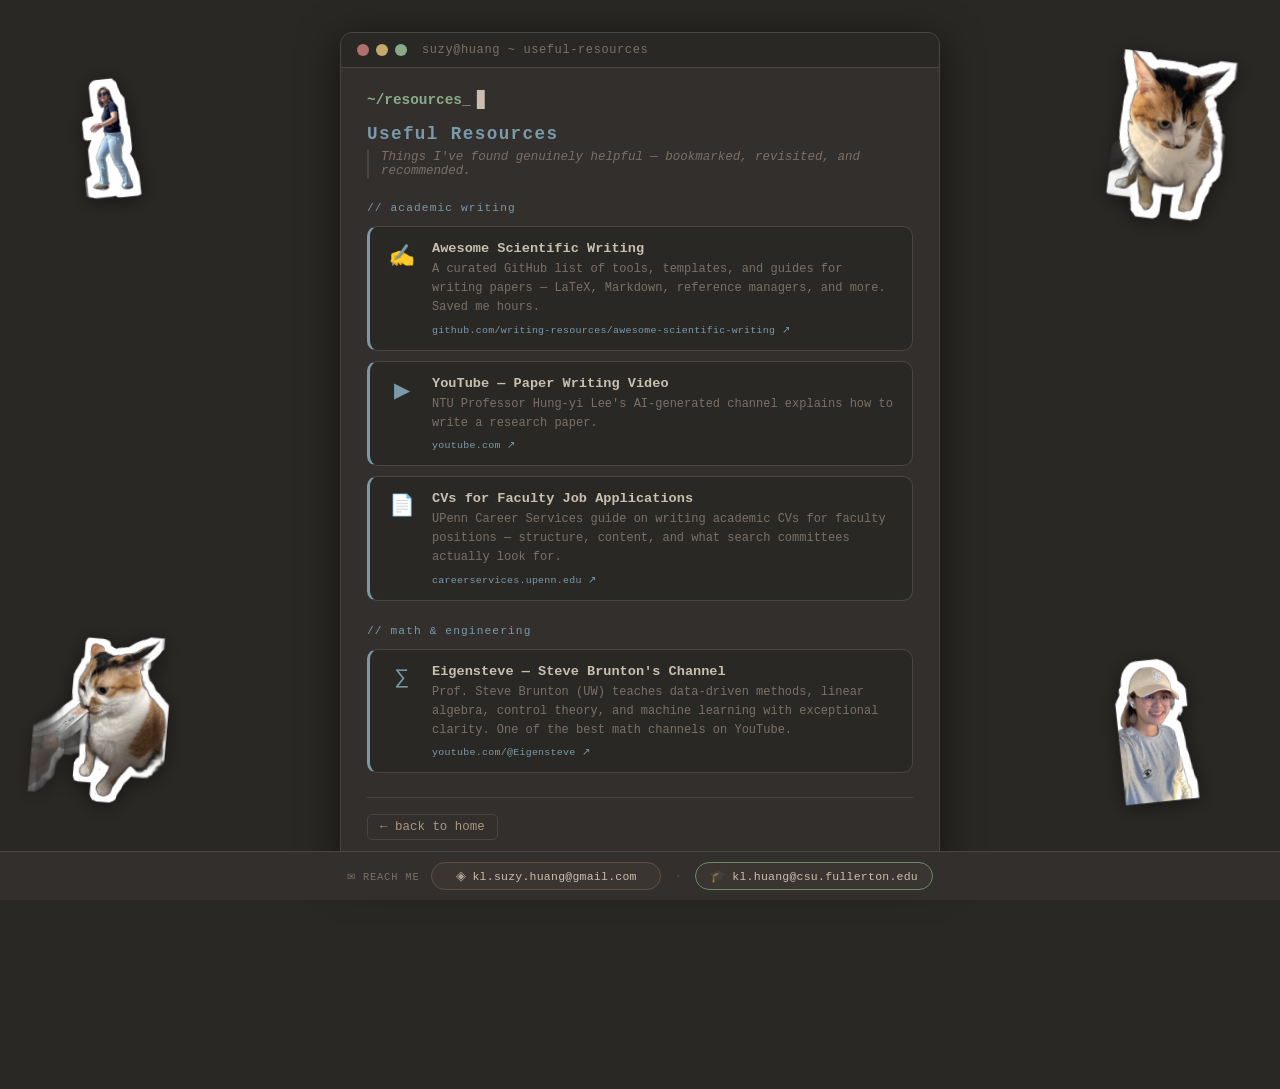
<file: resources.html>
<!DOCTYPE html>
<html lang="en">
<head>
  <meta charset="UTF-8" />
  <meta name="viewport" content="width=device-width, initial-scale=1.0" />
  <title>Useful Resources — Suzy Huang</title>
  <link rel="stylesheet" href="style.css" />
  <link rel="stylesheet" href="resources.css" />
</head>
<body class="resources-page">

  <!-- floating stickers -->
  <img class="sticker-img" src="photos/stickers/me2.png" alt="Suzy"
       style="top:5%; left:2%; --rot:-6deg; --sz:150px;" data-tip="Suzy" />
  <img class="sticker-img" src="photos/stickers/cat1.png" alt="cat"
       style="top:5%; right:2%; --rot:7deg; --sz:155px;" data-tip="reading list approved 🐱" />
  <img class="sticker-img" src="photos/stickers/cat7.png" alt="cat"
       style="bottom:10%; left:2%; --rot:5deg; --sz:150px;" data-tip="cat7" />
  <img class="sticker-img" src="photos/stickers/me5.png" alt="Suzy"
       style="bottom:10%; right:2%; --rot:-6deg; --sz:148px;" data-tip="Suzy" />

  <main class="resources-main">
    <div class="terminal-bar">
      <span class="dot red"></span>
      <span class="dot yellow"></span>
      <span class="dot green"></span>
      <span class="terminal-title">suzy@huang ~ useful-resources</span>
    </div>

    <div class="resources-body">
      <div class="prompt-line">
        <span class="prompt">~/resources_</span>
        <span class="cursor">▋</span>
      </div>

      <h1 class="resources-title">Useful Resources</h1>
      <p class="resources-intro">Things I've found genuinely helpful — bookmarked, revisited, and recommended.</p>

      <!-- Writing -->
      <div class="res-section">
        <div class="res-section-title">// academic writing</div>

        <a class="res-card" href="https://github.com/writing-resources/awesome-scientific-writing" target="_blank" rel="noopener">
          <div class="res-card-icon">✍</div>
          <div class="res-card-body">
            <div class="res-card-title">Awesome Scientific Writing</div>
            <div class="res-card-desc">A curated GitHub list of tools, templates, and guides for writing papers — LaTeX, Markdown, reference managers, and more. Saved me hours.</div>
            <div class="res-card-url">github.com/writing-resources/awesome-scientific-writing ↗</div>
          </div>
        </a>

        <a class="res-card" href="https://www.youtube.com/watch?v=KmHgP47M8Cc" target="_blank" rel="noopener">
          <div class="res-card-icon">▶</div>
          <div class="res-card-body">
            <div class="res-card-title">YouTube — Paper Writing Video</div>
            <div class="res-card-desc">NTU Professor Hung-yi Lee's AI-generated channel explains how to write a research paper.</div>
            <div class="res-card-url">youtube.com ↗</div>
          </div>
        </a>

        <a class="res-card" href="https://careerservices.upenn.edu/application-materials-for-the-faculty-job-search/cvs-for-faculty-job-applications/" target="_blank" rel="noopener">
          <div class="res-card-icon">📄</div>
          <div class="res-card-body">
            <div class="res-card-title">CVs for Faculty Job Applications</div>
            <div class="res-card-desc">UPenn Career Services guide on writing academic CVs for faculty positions — structure, content, and what search committees actually look for.</div>
            <div class="res-card-url">careerservices.upenn.edu ↗</div>
          </div>
        </a>
      </div>

      <!-- Math & Engineering -->
      <div class="res-section">
        <div class="res-section-title">// math & engineering</div>
        <a class="res-card" href="https://www.youtube.com/@Eigensteve" target="_blank" rel="noopener">
          <div class="res-card-icon">∑</div>
          <div class="res-card-body">
            <div class="res-card-title">Eigensteve — Steve Brunton's Channel</div>
            <div class="res-card-desc">Prof. Steve Brunton (UW) teaches data-driven methods, linear algebra, control theory, and machine learning with exceptional clarity. One of the best math channels on YouTube.</div>
            <div class="res-card-url">youtube.com/@Eigensteve ↗</div>
          </div>
        </a>
      </div>

      

      <div class="resources-back">
        <a class="btn-link" href="index.html">← back to home</a>
      </div>
    </div>
  </main>

  <!-- Email bar -->
  <div class="email-bar">
    <span class="email-bar-label">✉ reach me</span>
    <a class="email-pill" href="mailto:kl.suzy.huang@gmail.com">
      <span class="email-pill-icon">◈</span>kl.suzy.huang@gmail.com
    </a>
    <span class="email-bar-sep">·</span>
    <a class="email-pill edu" href="mailto:kl.huang@csu.fullerton.edu">
      <span class="email-pill-icon">🎓</span>kl.huang@csu.fullerton.edu
    </a>
  </div>

  <div class="tooltip" id="tooltip"></div>
  <script src="main.js"></script>
</body>
</html>
</file>
<file: style.css>
/* ── Morandi dark palette ── */
:root {
  --bg:        #2a2825;
  --bg2:       #322f2c;
  --border:    #4a4540;
  --text:      #c8bfb0;
  --dim:       #7a7068;
  --accent:    #a89880;
  --green:     #8aab8a;
  --yellow:    #c4a96a;
  --red:       #b07070;
  --blue:      #7a9aaa;
  --cursor:    #c8bfb0;
  --sticker-bg:#3a3530;
  --sticker-border: #5a5248;
  --linkedin:  #0a66c2;
}

*, *::before, *::after { box-sizing: border-box; margin: 0; padding: 0; }
html { min-height: 100%; }

body {
  min-height: 100vh;
  background: var(--bg);
  color: var(--text);
  font-family: 'Courier New', Courier, monospace;
  overflow-x: hidden;
  padding-bottom: 120px; /* space for email bar */
}

/* ── Hero photo ── */
.hero-photo {
  position: relative;
  z-index: 30;
  display: flex;
  justify-content: center;
  align-items: flex-end;
  gap: 14px;
  padding-top: 18px;
  margin-bottom: -28px;
}

.hero-photo img {
  height: 300px;
  width: auto;
  filter: drop-shadow(0 0 20px rgba(200,191,176,0.3))
          drop-shadow(0 4px 28px rgba(0,0,0,0.65));
  transition: transform 0.3s ease, filter 0.3s ease;
  animation: heroFloat 5s ease-in-out infinite;
}

.hero-photo img:hover {
  transform: scale(1.05);
  filter: drop-shadow(0 0 32px rgba(196,169,106,0.5))
          drop-shadow(0 6px 32px rgba(0,0,0,0.75));
}

/* LinkedIn badge next to hero photo */
.hero-social {
  display: flex;
  flex-direction: column;
  align-items: center;
  gap: 10px;
  margin-bottom: 32px;
}

.hero-linkedin,
.hero-instagram {
  display: flex;
  flex-direction: column;
  align-items: center;
  gap: 5px;
  text-decoration: none;
  color: inherit;
  animation: stickerFloat 6s ease-in-out infinite;
}

.hero-instagram { animation-delay: -1s; }
.hero-linkedin  { animation-delay: -2s; }

.hero-linkedin small,
.hero-instagram small {
  font-size: 0.6rem;
  letter-spacing: 0.07em;
  font-weight: bold;
  text-transform: uppercase;
}

.hero-linkedin small { color: #7a9aaa; }
.hero-instagram small { color: #c4a96a; }

/* Instagram badge */
.ig-badge {
  width: 52px;
  height: 52px;
  border-radius: 14px;
  background: linear-gradient(135deg, #833ab4, #fd1d1d, #fcb045);
  display: flex;
  align-items: center;
  justify-content: center;
  box-shadow: 0 0 0 3px rgba(253,29,29,0.2),
              0 4px 16px rgba(131,58,180,0.4);
  transition: transform 0.2s, box-shadow 0.2s;
}

.hero-instagram:hover .ig-badge {
  transform: scale(1.15) rotate(-4deg);
  box-shadow: 0 0 0 4px rgba(253,29,29,0.35),
              0 8px 28px rgba(131,58,180,0.6);
}

@keyframes heroFloat {
  0%, 100% { transform: translateY(0); }
  50%       { transform: translateY(-8px); }
}

/* ── Scattered photo stickers ── */
.sticker-img {
  position: fixed;
  z-index: 10;
  width: var(--sz, 120px);
  height: auto;
  transform: rotate(var(--rot, 0deg));
  filter: drop-shadow(0 3px 10px rgba(0,0,0,0.5));
  transition: transform 0.25s ease, filter 0.25s ease;
  cursor: pointer;
  animation: stickerFloat 6s ease-in-out infinite;
}

.sticker-img:nth-of-type(1)  { animation-delay:  0.0s; }
.sticker-img:nth-of-type(2)  { animation-delay: -0.9s; }
.sticker-img:nth-of-type(3)  { animation-delay: -1.8s; }
.sticker-img:nth-of-type(4)  { animation-delay: -2.7s; }
.sticker-img:nth-of-type(5)  { animation-delay: -3.6s; }
.sticker-img:nth-of-type(6)  { animation-delay: -0.5s; }
.sticker-img:nth-of-type(7)  { animation-delay: -1.4s; }
.sticker-img:nth-of-type(8)  { animation-delay: -2.3s; }
.sticker-img:nth-of-type(9)  { animation-delay: -3.1s; }
.sticker-img:nth-of-type(10) { animation-delay: -4.0s; }

.sticker-img:hover {
  transform: rotate(calc(var(--rot, 0deg) * -1)) scale(1.15);
  filter: drop-shadow(0 6px 20px rgba(0,0,0,0.65))
          drop-shadow(0 0 14px rgba(200,191,176,0.2));
  z-index: 50;
}

@keyframes stickerFloat {
  0%, 100% { translate: 0 0; }
  50%       { translate: 0 -8px; }
}

/* ── LinkedIn sticker ── */
.sticker-linkedin {
  position: fixed;
  z-index: 15;
  display: flex;
  flex-direction: column;
  align-items: center;
  gap: 5px;
  transform: rotate(var(--rot, 0deg));
  animation: stickerFloat 6s ease-in-out infinite;
  animation-delay: -2s;
}

.sticker-linkedin a {
  display: flex;
  flex-direction: column;
  align-items: center;
  gap: 5px;
  text-decoration: none;
  color: inherit;
}

.li-badge {
  position: relative;
  width: 52px;
  height: 52px;
  background: var(--linkedin);
  border-radius: 14px;
  display: flex;
  align-items: center;
  justify-content: center;
  box-shadow: 0 0 0 3px rgba(10,102,194,0.3),
              0 4px 18px rgba(10,102,194,0.55);
  transition: transform 0.2s, box-shadow 0.2s;
}

.li-icon {
  font-family: Georgia, serif;
  font-size: 1.6rem;
  font-weight: bold;
  color: #fff;
  line-height: 1;
  letter-spacing: -1px;
}

.li-pulse {
  position: absolute;
  inset: -7px;
  border-radius: 18px;
  border: 2px solid rgba(10,102,194,0.65);
  animation: liPulse 2s ease-out infinite;
}

@keyframes liPulse {
  0%   { opacity: 1; transform: scale(1); }
  100% { opacity: 0; transform: scale(1.55); }
}

.sticker-linkedin:hover .li-badge {
  transform: scale(1.18) rotate(-4deg);
  box-shadow: 0 0 0 4px rgba(10,102,194,0.55),
              0 8px 30px rgba(10,102,194,0.75);
}

.sticker-linkedin small {
  font-size: 0.6rem;
  color: #7a9aaa;
  letter-spacing: 0.07em;
  font-weight: bold;
  text-transform: uppercase;
}

/* ── Tooltip ── */
.tooltip {
  position: fixed;
  z-index: 100;
  background: var(--bg2);
  border: 1px solid var(--border);
  border-radius: 6px;
  padding: 4px 10px;
  font-size: 0.7rem;
  color: var(--text);
  pointer-events: none;
  opacity: 0;
  transition: opacity 0.15s;
  white-space: nowrap;
}
.tooltip.show { opacity: 1; }

/* ── Terminal ── */
.terminal {
  position: relative;
  z-index: 20;
  width: min(520px, 86vw);
  margin: 0 auto;
  background: var(--bg2);
  border: 1.5px solid var(--border);
  border-radius: 12px;
  box-shadow: 0 8px 40px rgba(0,0,0,0.55);
  overflow: hidden;
  margin-top: 32px;
  margin-bottom: 0;
}

.terminal-bar {
  display: flex;
  align-items: center;
  gap: 7px;
  padding: 10px 16px;
  background: var(--bg);
  border-bottom: 1px solid var(--border);
}

.dot { width: 12px; height: 12px; border-radius: 50%; }
.dot.red    { background: var(--red); }
.dot.yellow { background: var(--yellow); }
.dot.green  { background: var(--green); }

.terminal-title {
  margin-left: 8px;
  font-size: 0.75rem;
  color: var(--dim);
  letter-spacing: 0.05em;
}

.terminal-body { padding: 20px 24px 22px; }

.prompt-line {
  display: flex;
  align-items: center;
  gap: 6px;
  margin-bottom: 14px;
}

.prompt { color: var(--green); font-size: 0.9rem; font-weight: bold; }

.cursor {
  color: var(--cursor);
  animation: blink 1.1s step-end infinite;
  font-size: 1rem;
}

@keyframes blink {
  0%, 100% { opacity: 1; }
  50%       { opacity: 0; }
}

.bio {
  font-size: 0.88rem;
  line-height: 1.8;
  color: var(--text);
  min-height: 80px;
  white-space: pre-wrap;
}

.bio .highlight { color: var(--yellow); }

.nav-hint {
  margin-top: 16px;
  display: flex;
  align-items: center;
  flex-wrap: wrap;
  gap: 10px;
  animation: fadeIn 0.4s ease;
}

.btn-link {
  display: inline-block;
  background: none;
  border: 1px solid var(--border);
  border-radius: 5px;
  color: var(--accent);
  font-family: inherit;
  font-size: 0.78rem;
  padding: 5px 12px;
  cursor: pointer;
  text-decoration: none;
  transition: background 0.2s, color 0.2s;
}
.btn-link:hover { background: var(--border); color: var(--text); }

@keyframes fadeIn {
  from { opacity: 0; transform: translateY(6px); }
  to   { opacity: 1; transform: translateY(0); }
}

/* ── Email bar — bottom center ── */
.email-bar {
  position: fixed;
  bottom: 0;
  left: 0;
  right: 0;
  z-index: 40;
  display: flex;
  align-items: center;
  justify-content: center;
  gap: 12px;
  padding: 10px 20px;
  background: var(--bg2);
  border-top: 1px solid var(--border);
  flex-wrap: wrap;
}

.email-bar-label {
  font-size: 0.65rem;
  color: var(--dim);
  letter-spacing: 0.08em;
  text-transform: uppercase;
}

.email-bar-sep {
  color: var(--border);
  font-size: 1rem;
}

.email-pill {
  display: inline-flex;
  align-items: center;
  gap: 6px;
  background: var(--sticker-bg);
  border: 1px solid var(--sticker-border);
  border-radius: 20px;
  padding: 5px 14px;
  font-size: 0.72rem;
  color: var(--text);
  text-decoration: none;
  letter-spacing: 0.02em;
  transition: background 0.2s, border-color 0.2s, color 0.2s;
  min-width: 230px;
  justify-content: center;
}

.email-pill:hover {
  background: var(--border);
  border-color: var(--accent);
  color: var(--yellow);
}

.email-pill.edu {
  border-color: #6a8a6a;
}

.email-pill.edu:hover {
  border-color: var(--green);
  color: var(--green);
}

.email-pill-icon {
  font-size: 0.8rem;
  opacity: 0.8;
}

/* ── FAB stack — bottom right ── */
.fab-stack {
  position: fixed;
  bottom: 60px;
  right: 24px;
  z-index: 50;
  display: flex;
  flex-direction: column;
  gap: 10px;
  align-items: flex-end;
}

.recipe-fab,
.research-fab,
.misc-fab,
.cv-fab {
  display: flex;
  align-items: center;
  gap: 9px;
  border-radius: 50px;
  padding: 9px 16px 9px 12px;
  text-decoration: none;
  font-family: inherit;
  font-size: 0.73rem;
  font-weight: bold;
  line-height: 1.4;
  transition: transform 0.22s ease, box-shadow 0.22s ease, background 0.2s;
}

.recipe-fab {
  background: var(--bg2);
  border: 1.5px solid var(--yellow);
  color: var(--yellow);
  box-shadow: 0 4px 18px rgba(196,169,106,0.22), 0 2px 8px rgba(0,0,0,0.4);
  animation: fabGlow 3s ease-in-out infinite;
}

.research-fab {
  background: var(--bg2);
  border: 1.5px solid var(--blue);
  color: var(--blue);
  box-shadow: 0 4px 18px rgba(122,154,170,0.22), 0 2px 8px rgba(0,0,0,0.4);
  animation: fabGlowBlue 3s ease-in-out infinite;
  animation-delay: -1.5s;
}

.recipe-fab:hover {
  transform: scale(1.07) translateY(-2px);
  background: #3d3828;
  box-shadow: 0 8px 28px rgba(196,169,106,0.42), 0 4px 12px rgba(0,0,0,0.5);
}

.research-fab:hover {
  transform: scale(1.07) translateY(-2px);
  background: #28303d;
  box-shadow: 0 8px 28px rgba(122,154,170,0.42), 0 4px 12px rgba(0,0,0,0.5);
}

.misc-fab {
  background: var(--bg2);
  border: 1.5px solid var(--green);
  color: var(--green);
  box-shadow: 0 4px 18px rgba(138,171,138,0.22), 0 2px 8px rgba(0,0,0,0.4);
  animation: fabGlowGreen 3s ease-in-out infinite;
  animation-delay: -0.8s;
}

.misc-fab:hover {
  transform: scale(1.07) translateY(-2px);
  background: #283028;
  box-shadow: 0 8px 28px rgba(138,171,138,0.42), 0 4px 12px rgba(0,0,0,0.5);
}

.cv-fab {
  background: var(--bg2);
  border: 1.5px solid var(--accent);
  color: var(--accent);
  box-shadow: 0 4px 18px rgba(168,152,128,0.22), 0 2px 8px rgba(0,0,0,0.4);
  animation: fabGlowAccent 3s ease-in-out infinite;
  animation-delay: -2.2s;
}

.cv-fab:hover {
  transform: scale(1.07) translateY(-2px);
  background: #352e28;
  box-shadow: 0 8px 28px rgba(168,152,128,0.42), 0 4px 12px rgba(0,0,0,0.5);
}

@keyframes fabGlowGreen {
  0%, 100% { box-shadow: 0 4px 18px rgba(138,171,138,0.22), 0 2px 8px rgba(0,0,0,0.4); }
  50%       { box-shadow: 0 4px 26px rgba(138,171,138,0.45), 0 2px 8px rgba(0,0,0,0.4); }
}

@keyframes fabGlowAccent {
  0%, 100% { box-shadow: 0 4px 18px rgba(168,152,128,0.22), 0 2px 8px rgba(0,0,0,0.4); }
  50%       { box-shadow: 0 4px 26px rgba(168,152,128,0.45), 0 2px 8px rgba(0,0,0,0.4); }
}

.manna-fab {
  background: var(--bg2);
  border: 1.5px solid var(--yellow);
  color: var(--yellow);
  box-shadow: 0 4px 18px rgba(196,169,106,0.22), 0 2px 8px rgba(0,0,0,0.4);
  animation: fabGlow 3s ease-in-out infinite;
  animation-delay: -1s;
}

.manna-fab:hover {
  transform: scale(1.07) translateY(-2px);
  background: #3d3828;
  box-shadow: 0 8px 28px rgba(196,169,106,0.5), 0 4px 12px rgba(0,0,0,0.5);
}

.manna-fab .fab-star {
  animation: none; /* emoji doesn't need spin */
  font-size: 1rem;
}

@keyframes fabGlow {
  0%, 100% { box-shadow: 0 4px 18px rgba(196,169,106,0.22), 0 2px 8px rgba(0,0,0,0.4); }
  50%       { box-shadow: 0 4px 26px rgba(196,169,106,0.45), 0 2px 8px rgba(0,0,0,0.4); }
}

@keyframes fabGlowBlue {
  0%, 100% { box-shadow: 0 4px 18px rgba(122,154,170,0.22), 0 2px 8px rgba(0,0,0,0.4); }
  50%       { box-shadow: 0 4px 26px rgba(122,154,170,0.45), 0 2px 8px rgba(0,0,0,0.4); }
}

.fab-star {
  font-size: 0.9rem;
  animation: fabSpin 5s linear infinite;
  display: inline-block;
  flex-shrink: 0;
}

@keyframes fabSpin {
  0%   { transform: rotate(0deg); }
  100% { transform: rotate(360deg); }
}

.fab-text { text-align: left; }

.fab-arrow {
  font-size: 1rem;
  flex-shrink: 0;
  transition: transform 0.2s;
}

.recipe-fab:hover .fab-arrow,
.research-fab:hover .fab-arrow { transform: translateX(4px); }

/* ══════════════════════════════════════════
   MOBILE — full responsive overhaul
══════════════════════════════════════════ */
@media (max-width: 640px) {

  /* Hide SVG illustrations and LinkedIn badge — keep photo stickers */
  .illus,
  .sticker-linkedin { display: none !important; }

  /* Body */
  body { padding-bottom: 140px; }

  /* Hero photo */
  .hero-photo { padding-top: 16px; margin-bottom: -10px; }
  .hero-photo img { height: 180px; }

  /* Photo stickers — switch from fixed to static, show as a horizontal scroll strip */
  .sticker-img {
    position: static !important;
    display: inline-block !important;
    width: 80px !important;
    height: auto !important;
    transform: none !important;
    animation: none !important;
    margin: 4px;
    vertical-align: top;
    flex-shrink: 0;
  }

  /* Wrap all stickers in a scrollable row */
  .sticker-strip {
    display: flex;
    flex-wrap: nowrap;
    overflow-x: auto;
    gap: 6px;
    padding: 8px 12px;
    -webkit-overflow-scrolling: touch;
    scrollbar-width: none;
  }
  .sticker-strip::-webkit-scrollbar { display: none; }

  /* Terminal — full width */
  .terminal {
    width: 92vw;
    margin-top: 32px;
  }
  .terminal-body { padding: 16px 16px 18px; }
  .bio { font-size: 0.82rem; }

  /* Manna slot */
  .manna-inline { width: 92vw; padding: 16px 16px 18px; margin: 32px auto 0; }
  .slot-reel-inline { width: 50px; height: 50px; }
  .reel-inner-inline span { font-size: 1.4rem; }

  /* News section */
  .news-section { width: 92vw; }
  .news-item { padding: 8px 14px; gap: 10px; }
  .news-content p { font-size: 0.74rem; }

  /* FAB stack — horizontal row pinned above email bar */
  .fab-stack {
    position: fixed;
    bottom: 52px;
    left: 0;
    right: 0;
    width: 100%;
    flex-direction: row;
    flex-wrap: wrap;
    justify-content: center;
    gap: 6px;
    padding: 6px 10px;
    background: var(--bg2);
    border-top: 1px solid var(--border);
    align-items: center;
  }

  .recipe-fab, .research-fab, .misc-fab, .cv-fab, .news-fab, .manna-fab {
    font-size: 0.65rem;
    padding: 6px 10px 6px 8px;
    gap: 5px;
  }

  .fab-text br { display: none; }

  /* Email bar */
  .email-bar {
    gap: 6px;
    padding: 7px 10px;
    flex-wrap: wrap;
    justify-content: center;
  }
  .email-pill {
    font-size: 0.6rem;
    padding: 4px 10px;
    min-width: 0;
    flex: 1 1 auto;
    justify-content: center;
    max-width: 200px;
  }
  .email-bar-sep { display: none; }
  .email-bar-label { width: 100%; text-align: center; }
}


/* ── News section — vertical ticker ── */
.news-section {
  position: relative;
  z-index: 20;
  width: min(520px, 86vw);
  margin: 32px auto 0;
  background: var(--bg2);
  border: 1.5px solid var(--border);
  border-radius: 12px;
  overflow: hidden;
  box-shadow: 0 4px 24px rgba(0,0,0,0.4);
}

.news-header {
  display: flex;
  align-items: center;
  gap: 8px;
  padding: 10px 20px;
  background: var(--bg);
  border-bottom: 1px solid var(--border);
}

.news-title {
  font-size: 0.82rem;
  font-weight: bold;
  color: var(--red);
  letter-spacing: 0.1em;
  text-transform: uppercase;
}

.news-live {
  margin-left: auto;
  font-size: 0.55rem;
  font-weight: bold;
  letter-spacing: 0.12em;
  color: var(--red);
  border: 1px solid var(--red);
  border-radius: 3px;
  padding: 1px 5px;
  animation: newsDotBlink 1.4s ease-in-out infinite;
}

.news-dot {
  width: 7px;
  height: 7px;
  border-radius: 50%;
  background: var(--red);
  animation: newsDotBlink 1.4s ease-in-out infinite;
  flex-shrink: 0;
}
.news-dot:last-of-type { animation-delay: -0.7s; }

@keyframes newsDotBlink {
  0%, 100% { opacity: 1; transform: scale(1); }
  50%       { opacity: 0.3; transform: scale(0.7); }
}

/* Ticker window — fixed height showing ~5 items */
.news-ticker-window {
  height: 220px;
  overflow: hidden;
  position: relative;
  /* fade top and bottom edges */
  mask-image: linear-gradient(
    to bottom,
    transparent 0%,
    black 12%,
    black 88%,
    transparent 100%
  );
  -webkit-mask-image: linear-gradient(
    to bottom,
    transparent 0%,
    black 12%,
    black 88%,
    transparent 100%
  );
}

/* The scrolling track */
.news-ticker-track {
  display: flex;
  flex-direction: column;
  animation: tickerScroll 28s linear infinite;
}

.news-ticker-window:hover .news-ticker-track {
  animation-play-state: paused;
}

@keyframes tickerScroll {
  0%   { transform: translateY(0); }
  100% { transform: translateY(-50%); }
}

/* Each news item */
.news-item {
  display: flex;
  gap: 14px;
  align-items: flex-start;
  padding: 10px 20px;
  border-bottom: 1px dashed var(--border);
  flex-shrink: 0;
}

.news-item:last-child { border-bottom: none; }

.news-highlight {
  background: rgba(196,169,106,0.04);
  border-left: 3px solid var(--yellow);
}

.news-date {
  font-size: 0.62rem;
  color: var(--dim);
  letter-spacing: 0.05em;
  white-space: nowrap;
  padding-top: 2px;
  min-width: 56px;
  font-family: 'Courier New', monospace;
}

.news-content {
  display: flex;
  flex-direction: column;
  gap: 4px;
}

.news-content p {
  font-size: 0.78rem;
  color: var(--text);
  line-height: 1.6;
}

.news-content em {
  color: var(--yellow);
  font-style: normal;
  font-weight: bold;
}

.news-badge {
  display: inline-block;
  font-size: 0.58rem;
  border-radius: 4px;
  padding: 1px 7px;
  letter-spacing: 0.06em;
  font-weight: bold;
  text-transform: uppercase;
  width: fit-content;
}

.badge-award { background: rgba(196,169,106,0.15); color: var(--yellow); border: 1px solid rgba(196,169,106,0.3); }
.badge-work  { background: rgba(122,154,170,0.15); color: var(--blue);   border: 1px solid rgba(122,154,170,0.3); }
.badge-edu   { background: rgba(138,171,138,0.15); color: var(--green);  border: 1px solid rgba(138,171,138,0.3); }
.badge-pub   { background: rgba(176,112,112,0.15); color: var(--red);    border: 1px solid rgba(176,112,112,0.3); }

/* ── News FAB ── */
.news-fab {
  background: var(--bg2);
  border: 1.5px solid var(--red);
  color: var(--red);
  box-shadow: 0 4px 18px rgba(176,112,112,0.22), 0 2px 8px rgba(0,0,0,0.4);
  animation: fabGlowRed 3s ease-in-out infinite;
  animation-delay: -0.4s;
}

.news-fab:hover {
  transform: scale(1.07) translateY(-2px);
  background: #3d2828;
  box-shadow: 0 8px 28px rgba(176,112,112,0.42), 0 4px 12px rgba(0,0,0,0.5);
}

.news-fab .fab-star { animation: none; font-size: 1rem; }

@keyframes fabGlowRed {
  0%, 100% { box-shadow: 0 4px 18px rgba(176,112,112,0.22), 0 2px 8px rgba(0,0,0,0.4); }
  50%       { box-shadow: 0 4px 26px rgba(176,112,112,0.45), 0 2px 8px rgba(0,0,0,0.4); }
}

/* make all FABs share the base display rules */
.news-fab {
  display: flex;
  align-items: center;
  gap: 9px;
  border-radius: 50px;
  padding: 9px 16px 9px 12px;
  text-decoration: none;
  font-family: inherit;
  font-size: 0.73rem;
  font-weight: bold;
  line-height: 1.4;
  transition: transform 0.22s ease, box-shadow 0.22s ease, background 0.2s;
}

/* ── Resources FAB ── */
.resources-fab {
  display: flex;
  align-items: center;
  gap: 9px;
  border-radius: 50px;
  padding: 9px 16px 9px 12px;
  text-decoration: none;
  font-family: inherit;
  font-size: 0.73rem;
  font-weight: bold;
  line-height: 1.4;
  transition: transform 0.22s ease, box-shadow 0.22s ease, background 0.2s;
  background: var(--bg2);
  border: 1.5px solid var(--blue);
  color: var(--blue);
  box-shadow: 0 4px 18px rgba(122,154,170,0.22), 0 2px 8px rgba(0,0,0,0.4);
  animation: fabGlowBlue 3s ease-in-out infinite;
  animation-delay: -0.6s;
}

.resources-fab:hover {
  transform: scale(1.07) translateY(-2px);
  background: #28303d;
  box-shadow: 0 8px 28px rgba(122,154,170,0.42), 0 4px 12px rgba(0,0,0,0.5);
}

.resources-fab .fab-star { animation: none; font-size: 1rem; }
</file>
<file: home.css>
/* ══════════════════════════════════════════
   HOME PAGE — illustrations + manna slot
══════════════════════════════════════════ */

/* ── Floating SVG illustrations ── */
.illus {
  position: fixed;
  z-index: 8;
  display: flex;
  flex-direction: column;
  align-items: center;
  gap: 5px;
  animation: illusFloat 7s ease-in-out infinite;
  pointer-events: none;
  user-select: none;
}

.illus-coffee  { animation-delay:  0s;    animation-duration: 6.5s; }
.illus-puzzle  { animation-delay: -2.1s;  animation-duration: 7.2s; }
.illus-math    { animation-delay: -1.3s;  animation-duration: 6.8s; }
.illus-paw     { animation-delay: -3.5s;  animation-duration: 7.5s; }
.illus-beaker  { animation-delay: -0.7s;  animation-duration: 6.2s; }
.illus-taiwan  { animation-delay: -1.8s;  animation-duration: 7.0s; }

.illus svg {
  filter: drop-shadow(0 3px 10px rgba(0,0,0,0.45));
  transition: transform 0.3s ease;
}

.illus-label {
  font-size: 0.55rem;
  color: var(--dim);
  letter-spacing: 0.05em;
  font-family: 'Courier New', monospace;
  text-align: center;
  opacity: 0.7;
}

@keyframes illusFloat {
  0%, 100% { transform: translateY(0) rotate(0deg); }
  33%       { transform: translateY(-9px) rotate(1.5deg); }
  66%       { transform: translateY(-4px) rotate(-1deg); }
}

/* steam animation on coffee */
.illus-coffee svg path:nth-child(1) { animation: steamRise 2.5s ease-in-out infinite; }
.illus-coffee svg path:nth-child(2) { animation: steamRise 2.5s ease-in-out infinite; animation-delay: -0.8s; }
.illus-coffee svg path:nth-child(3) { animation: steamRise 2.5s ease-in-out infinite; animation-delay: -1.6s; }

@keyframes steamRise {
  0%   { opacity: 0;   transform: translateY(0); }
  40%  { opacity: 0.7; }
  100% { opacity: 0;   transform: translateY(-8px); }
}

/* ── Manna slot — inline on main page ── */
.manna-inline {
  position: relative;
  z-index: 20;
  width: min(460px, 86vw);
  margin: 32px auto 0;
  background: var(--bg2);
  border: 1.5px solid var(--yellow);
  border-radius: 16px;
  padding: 20px 24px 22px;
  box-shadow: 0 0 0 1px rgba(196,169,106,0.1),
              0 8px 32px rgba(0,0,0,0.5),
              0 0 40px rgba(196,169,106,0.08);
  animation: mannaGlow 4s ease-in-out infinite;
}

@keyframes mannaGlow {
  0%, 100% { box-shadow: 0 0 0 1px rgba(196,169,106,0.1), 0 8px 32px rgba(0,0,0,0.5), 0 0 40px rgba(196,169,106,0.08); }
  50%       { box-shadow: 0 0 0 1px rgba(196,169,106,0.2), 0 8px 32px rgba(0,0,0,0.5), 0 0 60px rgba(196,169,106,0.18); }
}

.manna-inline-header {
  display: flex;
  align-items: center;
  justify-content: center;
  gap: 10px;
  margin-bottom: 4px;
}

.manna-inline-title {
  font-size: 1rem;
  font-weight: bold;
  color: var(--yellow);
  letter-spacing: 0.1em;
}

.manna-star {
  color: var(--yellow);
  font-size: 0.75rem;
  animation: starPulse 2s ease-in-out infinite;
}
.manna-star:last-child { animation-delay: -1s; }

@keyframes starPulse {
  0%, 100% { opacity: 1;   transform: scale(1) rotate(0deg); }
  50%       { opacity: 0.4; transform: scale(0.8) rotate(20deg); }
}

.manna-inline-sub {
  text-align: center;
  font-size: 0.68rem;
  color: var(--dim);
  font-style: italic;
  letter-spacing: 0.03em;
  margin-bottom: 18px;
}

/* Reels */
.slot-reels-inline {
  display: flex;
  justify-content: center;
  gap: 8px;
  margin-bottom: 16px;
}

.slot-reel-inline {
  width: 58px;
  height: 58px;
  background: var(--bg);
  border: 1.5px solid var(--sticker-border);
  border-radius: 10px;
  display: flex;
  align-items: center;
  justify-content: center;
  overflow: hidden;
  box-shadow: inset 0 2px 6px rgba(0,0,0,0.4);
}

.reel-inner-inline {
  display: flex;
  align-items: center;
  justify-content: center;
  width: 100%;
  height: 100%;
}

.reel-inner-inline span {
  font-size: 1.6rem;
  line-height: 1;
  display: block;
  text-align: center;
}

.reel-inner-inline.landed {
  animation: reelLandInline 0.35s ease;
}

@keyframes reelLandInline {
  0%   { transform: scale(1.3); }
  60%  { transform: scale(0.9); }
  100% { transform: scale(1); }
}

/* Lever button */
.slot-lever-inline {
  display: flex;
  align-items: center;
  justify-content: center;
  gap: 8px;
  width: 100%;
  background: none;
  border: 1.5px solid var(--yellow);
  border-radius: 50px;
  padding: 10px 20px;
  color: var(--yellow);
  font-family: inherit;
  font-size: 0.8rem;
  font-weight: bold;
  letter-spacing: 0.06em;
  cursor: pointer;
  margin-bottom: 16px;
  transition: background 0.2s, transform 0.15s, box-shadow 0.2s;
  box-shadow: 0 0 14px rgba(196,169,106,0.18);
  animation: leverGlowInline 2.5s ease-in-out infinite;
}

.slot-lever-inline:hover:not(:disabled) {
  background: rgba(196,169,106,0.1);
  transform: scale(1.03);
  box-shadow: 0 0 24px rgba(196,169,106,0.38);
}

.slot-lever-inline:active:not(:disabled) { transform: scale(0.97); }
.slot-lever-inline:disabled { opacity: 0.45; cursor: not-allowed; }

.slot-lever-inline.spinning #leverEmoji {
  animation: prayBounce 0.45s ease-in-out infinite alternate;
}

@keyframes leverGlowInline {
  0%, 100% { box-shadow: 0 0 14px rgba(196,169,106,0.18); }
  50%       { box-shadow: 0 0 26px rgba(196,169,106,0.38); }
}

@keyframes prayBounce {
  from { transform: translateY(0); }
  to   { transform: translateY(-4px); }
}

/* Verse display */
.verse-display-inline {
  min-height: 72px;
  background: var(--bg);
  border: 1px solid var(--border);
  border-radius: 10px;
  padding: 14px 16px;
  margin-bottom: 10px;
  display: flex;
  align-items: center;
  justify-content: center;
  transition: border-color 0.3s;
}

.verse-idle-inline {
  font-size: 0.72rem;
  color: var(--dim);
  font-style: italic;
  text-align: center;
  animation: cloudDrift 4s ease-in-out infinite;
}

@keyframes cloudDrift {
  0%, 100% { opacity: 0.6; transform: translateY(0); }
  50%       { opacity: 1;   transform: translateY(-3px); }
}

.verse-result-inline {
  display: flex;
  flex-direction: column;
  gap: 8px;
  width: 100%;
  animation: verseRevealInline 0.5s ease;
}

@keyframes verseRevealInline {
  from { opacity: 0; transform: translateY(6px); }
  to   { opacity: 1; transform: translateY(0); }
}

.verse-text-inline {
  font-size: 0.84rem;
  color: var(--text);
  line-height: 1.8;
  font-style: italic;
  border-left: 3px solid var(--cat-color, var(--yellow));
  padding-left: 12px;
}

.verse-ref-inline {
  font-size: 0.68rem;
  color: var(--cat-color, var(--yellow));
  letter-spacing: 0.06em;
  font-weight: bold;
  text-align: right;
}

.verse-spinning-inline {
  font-size: 1rem;
  color: var(--dim);
  letter-spacing: 0.3em;
  animation: dotPulseInline 0.7s ease-in-out infinite;
}

@keyframes dotPulseInline {
  0%, 100% { opacity: 0.3; }
  50%       { opacity: 1; }
}

/* Category badge */
.verse-cat-inline {
  display: inline-block;
  font-size: 0.62rem;
  border: 1px solid var(--cat-color, var(--yellow));
  color: var(--cat-color, var(--yellow));
  border-radius: 20px;
  padding: 2px 10px;
  letter-spacing: 0.07em;
  margin-bottom: 6px;
  animation: fadeInUp 0.3s ease;
}

.pull-count-inline {
  font-size: 0.6rem;
  color: var(--dim);
  text-align: center;
  letter-spacing: 0.06em;
  min-height: 14px;
}

@keyframes fadeInUp {
  from { opacity: 0; transform: translateY(4px); }
  to   { opacity: 1; transform: translateY(0); }
}

/* ── Hide everything fixed on mobile (handled by style.css) ── */
@media (max-width: 640px) {
  .illus { display: none !important; }
  .manna-inline { margin-bottom: 20px; }
}

/* ── Story popup ── */
.story-popup {
  display: none;
  position: fixed;
  z-index: 200;
  max-width: 240px;
  background: var(--bg2);
  border: 1.5px solid var(--accent);
  border-radius: 12px;
  padding: 14px 16px 12px;
  box-shadow: 0 8px 32px rgba(0,0,0,0.6);
  pointer-events: none;
  opacity: 0;
  transform: scale(0.92) translateY(4px);
  transition: opacity 0.2s ease, transform 0.2s ease;
}

.story-popup.show {
  opacity: 1;
  pointer-events: all;
  transform: scale(1) translateY(0);
}

.story-close {
  position: absolute;
  top: 6px;
  right: 8px;
  background: none;
  border: none;
  color: var(--dim);
  font-size: 0.7rem;
  cursor: pointer;
  padding: 2px 4px;
  line-height: 1;
  transition: color 0.15s;
}

.story-close:hover { color: var(--text); }

.story-text {
  font-size: 0.75rem;
  color: var(--text);
  line-height: 1.7;
  padding-right: 12px;
  font-family: 'Courier New', monospace;
}

/* hint ring on stickers that have stories */
.sticker-img[data-story] {
  cursor: pointer;
}

.sticker-img[data-story]::after {
  content: '';
  position: absolute;
  inset: -4px;
  border-radius: 50%;
  border: 1.5px dashed rgba(196,169,106,0.4);
  pointer-events: none;
  animation: hintRing 3s linear infinite;
}

@keyframes hintRing {
  from { transform: rotate(0deg); }
  to   { transform: rotate(360deg); }
}
</file>
<file: manna.css>
/* ── Manna Slot page ── */

.manna-main {
  position: relative;
  z-index: 20;
  width: min(520px, 86vw);
  margin: 32px auto 100px;
  background: var(--bg2);
  border: 1.5px solid var(--border);
  border-radius: 12px;
  box-shadow: 0 8px 40px rgba(0,0,0,0.55);
  overflow: hidden;
}

.manna-body {
  padding: 22px 26px 28px;
}

/* Header */
.manna-header {
  display: flex;
  align-items: center;
  justify-content: center;
  gap: 10px;
  margin-bottom: 4px;
}

.manna-title {
  font-size: 1.15rem;
  color: var(--yellow);
  letter-spacing: 0.1em;
  font-weight: bold;
  text-align: center;
}

.manna-crown {
  color: var(--yellow);
  font-size: 0.9rem;
  animation: crownPulse 2s ease-in-out infinite;
}

.manna-crown:last-child { animation-delay: -1s; }

@keyframes crownPulse {
  0%, 100% { opacity: 1;   transform: scale(1); }
  50%       { opacity: 0.5; transform: scale(0.85); }
}

.manna-subtitle {
  text-align: center;
  font-size: 0.72rem;
  color: var(--dim);
  letter-spacing: 0.04em;
  margin-bottom: 28px;
  font-style: italic;
}

/* ── Slot machine ── */
.slot-machine {
  display: flex;
  flex-direction: column;
  align-items: center;
  gap: 18px;
  margin-bottom: 24px;
}

.slot-reels {
  display: flex;
  gap: 10px;
  background: var(--bg);
  border: 2px solid var(--border);
  border-radius: 14px;
  padding: 14px 18px;
  box-shadow: inset 0 2px 8px rgba(0,0,0,0.4),
              0 2px 12px rgba(0,0,0,0.3);
}

.slot-reel {
  width: 64px;
  height: 64px;
  background: var(--bg2);
  border: 1.5px solid var(--sticker-border);
  border-radius: 10px;
  display: flex;
  align-items: center;
  justify-content: center;
  overflow: hidden;
  box-shadow: inset 0 2px 6px rgba(0,0,0,0.35);
}

.reel-inner {
  display: flex;
  align-items: center;
  justify-content: center;
  width: 100%;
  height: 100%;
  transition: transform 0.1s;
}

.reel-inner span {
  font-size: 1.8rem;
  line-height: 1;
  display: block;
  text-align: center;
}

.reel-inner.landed {
  animation: reelLand 0.35s ease;
}

@keyframes reelLand {
  0%   { transform: scale(1.3); }
  60%  { transform: scale(0.9); }
  100% { transform: scale(1); }
}

/* ── Lever button ── */
.slot-lever {
  display: flex;
  align-items: center;
  gap: 10px;
  background: none;
  border: 2px solid var(--yellow);
  border-radius: 50px;
  padding: 11px 28px;
  color: var(--yellow);
  font-family: inherit;
  font-size: 0.82rem;
  font-weight: bold;
  letter-spacing: 0.06em;
  cursor: pointer;
  transition: background 0.2s, transform 0.15s, box-shadow 0.2s;
  box-shadow: 0 0 16px rgba(196,169,106,0.2);
  animation: leverGlow 2.5s ease-in-out infinite;
}

.slot-lever:hover:not(:disabled) {
  background: rgba(196,169,106,0.12);
  transform: scale(1.05);
  box-shadow: 0 0 28px rgba(196,169,106,0.4);
}

.slot-lever:active:not(:disabled) {
  transform: scale(0.96);
}

.slot-lever:disabled {
  opacity: 0.5;
  cursor: not-allowed;
}

.slot-lever.spinning .lever-icon {
  animation: leverPray 0.5s ease-in-out infinite alternate;
}

@keyframes leverGlow {
  0%, 100% { box-shadow: 0 0 16px rgba(196,169,106,0.2); }
  50%       { box-shadow: 0 0 28px rgba(196,169,106,0.4); }
}

@keyframes leverPray {
  from { transform: translateY(0); }
  to   { transform: translateY(-4px); }
}

.lever-icon { font-size: 1.1rem; }

/* ── Verse display ── */
.verse-display {
  min-height: 90px;
  display: flex;
  align-items: center;
  justify-content: center;
  padding: 16px;
  background: var(--bg);
  border-radius: 10px;
  border: 1px solid var(--border);
  margin-bottom: 12px;
  transition: border-color 0.3s;
}

.verse-idle {
  display: flex;
  flex-direction: column;
  align-items: center;
  gap: 8px;
  color: var(--dim);
  font-size: 0.75rem;
  letter-spacing: 0.04em;
  font-style: italic;
}

.verse-idle-icon {
  font-size: 1.6rem;
  opacity: 0.4;
  animation: cloudFloat 4s ease-in-out infinite;
}

@keyframes cloudFloat {
  0%, 100% { transform: translateY(0); }
  50%       { transform: translateY(-5px); }
}

.verse-spinning {
  color: var(--dim);
  font-size: 1.2rem;
  letter-spacing: 0.3em;
}

.spin-dots {
  animation: dotPulse 0.8s ease-in-out infinite;
}

@keyframes dotPulse {
  0%, 100% { opacity: 0.3; }
  50%       { opacity: 1; }
}

/* Verse result */
.verse-result {
  display: flex;
  flex-direction: column;
  gap: 10px;
  animation: verseReveal 0.5s ease;
  width: 100%;
}

@keyframes verseReveal {
  from { opacity: 0; transform: translateY(8px); }
  to   { opacity: 1; transform: translateY(0); }
}

.verse-text {
  font-size: 0.9rem;
  color: var(--text);
  line-height: 1.8;
  text-align: center;
  font-style: italic;
  border-left: 3px solid var(--cat-color, var(--yellow));
  padding-left: 14px;
  text-align: left;
}

.verse-ref {
  font-size: 0.7rem;
  color: var(--cat-color, var(--yellow));
  letter-spacing: 0.06em;
  font-weight: bold;
  text-align: right;
}

/* Category badge */
.verse-category {
  display: inline-block;
  font-size: 0.65rem;
  color: var(--cat-color, var(--yellow));
  border: 1px solid var(--cat-color, var(--yellow));
  border-radius: 20px;
  padding: 3px 12px;
  letter-spacing: 0.08em;
  margin-bottom: 10px;
  animation: fadeIn 0.3s ease;
}

/* Pull count */
.pull-count {
  font-size: 0.62rem;
  color: var(--dim);
  letter-spacing: 0.06em;
  text-align: center;
  min-height: 16px;
  margin-bottom: 18px;
}

/* Back */
.manna-back {
  padding-top: 16px;
  border-top: 1px solid var(--border);
}

@keyframes fadeIn {
  from { opacity: 0; transform: translateY(4px); }
  to   { opacity: 1; transform: translateY(0); }
}
</file>
<file: misc.css>
/* ══════════════════════════════════════════
   MISC PAGE — scrapbook / journal vibe
   Intentionally different from other pages:
   - No terminal bar
   - Warmer, looser layout
   - Bigger type, more breathing room
   - Sections feel like sticky notes / journal entries
══════════════════════════════════════════ */

.misc-page {
  background: var(--bg);
}

/* ── Main container — no terminal chrome ── */
.misc-main {
  position: relative;
  z-index: 20;
  width: min(600px, 88vw);
  margin: 40px auto 110px;
}

/* Hide the terminal bar on misc page */
.misc-page .terminal-bar { display: none; }

.misc-body {
  padding: 0;
}

/* ── Page title — big and loose ── */
.misc-title {
  font-size: 2.8rem;
  font-weight: bold;
  color: var(--text);
  letter-spacing: -0.02em;
  line-height: 1;
  margin-bottom: 6px;
  font-family: Georgia, serif;
}

.misc-title-accent {
  color: var(--green);
}

.misc-intro {
  font-size: 0.9rem;
  color: var(--dim);
  margin-bottom: 36px;
  font-style: italic;
  font-family: Georgia, serif;
  line-height: 1.6;
}

/* ── Sections ── */
.misc-section {
  margin-bottom: 36px;
}

.misc-section-title {
  font-size: 0.65rem;
  color: var(--dim);
  letter-spacing: 0.18em;
  text-transform: uppercase;
  margin-bottom: 14px;
  padding-bottom: 6px;
  border-bottom: 1px solid var(--border);
  font-family: 'Courier New', monospace;
}

/* ── Grid — sticky note cards ── */
.misc-grid {
  display: grid;
  grid-template-columns: 1fr 1fr;
  gap: 12px;
}

.misc-item {
  display: flex;
  flex-direction: column;
  gap: 6px;
  padding: 16px 14px;
  background: var(--bg2);
  border-radius: 10px;
  border: 1px solid var(--border);
  transition: transform 0.2s, box-shadow 0.2s;
  position: relative;
  overflow: hidden;
}

/* coloured top strip per item */
.misc-item:nth-child(1) { border-top: 3px solid var(--yellow); }
.misc-item:nth-child(2) { border-top: 3px solid var(--red); }
.misc-item:nth-child(3) { border-top: 3px solid var(--blue); }
.misc-item:nth-child(4) { border-top: 3px solid var(--green); }

.misc-item:hover {
  transform: translateY(-3px) rotate(0.5deg);
  box-shadow: 0 8px 24px rgba(0,0,0,0.35);
}

.misc-icon {
  font-size: 1.6rem;
  line-height: 1;
}

.misc-item strong {
  font-size: 0.82rem;
  color: var(--text);
  font-family: Georgia, serif;
  line-height: 1.3;
}

.misc-item span {
  font-size: 0.72rem;
  color: var(--dim);
  line-height: 1.55;
  font-family: 'Courier New', monospace;
}

/* ── Fun facts — journal list ── */
.misc-list {
  list-style: none;
  display: flex;
  flex-direction: column;
  gap: 0;
  background: var(--bg2);
  border-radius: 10px;
  border: 1px solid var(--border);
  overflow: hidden;
}

.misc-list li {
  font-size: 0.82rem;
  color: var(--text);
  line-height: 1.7;
  padding: 12px 16px 12px 42px;
  position: relative;
  border-bottom: 1px dashed var(--border);
  font-family: Georgia, serif;
  transition: background 0.15s;
}

.misc-list li:last-child { border-bottom: none; }

.misc-list li:hover { background: rgba(255,255,255,0.02); }

.misc-list li::before {
  content: attr(data-n);
  position: absolute;
  left: 14px;
  top: 13px;
  font-size: 0.6rem;
  color: var(--dim);
  font-family: 'Courier New', monospace;
  letter-spacing: 0.05em;
}

/* ── Back ── */
.misc-back {
  margin-top: 32px;
  padding-top: 0;
  border-top: none;
}

/* ── Responsive ── */
@media (max-width: 500px) {
  .misc-grid { grid-template-columns: 1fr; }
  .misc-title { font-size: 2rem; }
}
</file>
<file: recipe.css>
/* ── Recipe page ── */

.recipe-terminal {
  width: min(560px, 88vw);
}

.recipe-header {
  font-size: 1.05rem;
  font-weight: bold;
  color: var(--yellow);
  letter-spacing: 0.05em;
  margin-bottom: 6px;
}

.recipe-sub {
  font-size: 0.75rem;
  color: var(--dim);
  margin-bottom: 22px;
  letter-spacing: 0.03em;
  line-height: 1.6;
}

.recipe-section-title {
  font-size: 0.7rem;
  color: var(--blue);
  letter-spacing: 0.1em;
  margin: 20px 0 8px;
  text-transform: lowercase;
}

/* Prose paragraphs */
.recipe-prose {
  font-size: 0.83rem;
  line-height: 1.85;
  color: var(--text);
  margin-bottom: 4px;
}

.recipe-prose em {
  color: var(--yellow);
  font-style: normal;
  font-weight: bold;
}

/* Pour steps */
.pour-steps {
  margin-top: 10px;
  display: flex;
  flex-direction: column;
  gap: 8px;
}

.pour-step {
  display: flex;
  align-items: center;
  gap: 14px;
  padding: 8px 12px;
  background: var(--bg);
  border-radius: 8px;
  border-left: 3px solid var(--yellow);
}

.pour-n {
  font-size: 0.7rem;
  color: var(--green);
  font-weight: bold;
  letter-spacing: 0.05em;
  min-width: 20px;
}

.pour-detail {
  display: flex;
  flex-direction: column;
  gap: 2px;
}

.pour-detail strong {
  font-size: 0.9rem;
  color: var(--yellow);
}

.pour-detail span {
  font-size: 0.72rem;
  color: var(--dim);
}

/* Back button */
.recipe-back {
  margin-top: 24px;
  padding-top: 16px;
  border-top: 1px solid var(--border);
}
</file>
<file: research.css>
/* ── Research page ── */

.research-main {
  position: relative;
  z-index: 20;
  width: min(640px, 86vw);
  margin: 0 auto;
  margin-top: 32px;
  background: var(--bg2);
  border: 1.5px solid var(--border);
  border-radius: 12px;
  box-shadow: 0 8px 40px rgba(0,0,0,0.55);
  overflow: hidden;
  margin-bottom: 100px;
}

.research-body {
  padding: 22px 26px 28px;
}

.research-title {
  font-size: 1.1rem;
  color: var(--blue);
  letter-spacing: 0.08em;
  margin-bottom: 8px;
  font-weight: bold;
}

.research-intro {
  font-size: 0.82rem;
  color: var(--dim);
  line-height: 1.75;
  margin-bottom: 28px;
  border-left: 2px solid var(--border);
  padding-left: 12px;
}

.research-intro em {
  color: var(--accent);
  font-style: normal;
}

/* ── Paper card ── */
.paper-card {
  margin-bottom: 32px;
  padding: 18px 20px;
  background: var(--bg);
  border-radius: 10px;
  border: 1px solid var(--border);
  border-left: 3px solid var(--blue);
  animation: fadeIn 0.4s ease;
}

.paper-tag {
  font-size: 0.62rem;
  color: var(--blue);
  letter-spacing: 0.1em;
  text-transform: uppercase;
  margin-bottom: 8px;
}

.paper-title {
  font-size: 0.95rem;
  color: var(--yellow);
  font-weight: bold;
  line-height: 1.4;
  margin-bottom: 4px;
  display: flex;
  flex-direction: column;
  gap: 3px;
}

.paper-subtitle {
  font-size: 0.75rem;
  color: var(--dim);
  font-weight: normal;
  font-style: italic;
}

/* Essay prose */
.paper-essay {
  margin-top: 14px;
  display: flex;
  flex-direction: column;
  gap: 10px;
}

.paper-essay p {
  font-size: 0.82rem;
  line-height: 1.85;
  color: var(--text);
}

.paper-essay em {
  color: var(--yellow);
  font-style: normal;
  font-weight: bold;
}

/* First paragraph — pull quote style */
.paper-essay p:first-child {
  font-size: 0.86rem;
  color: var(--accent);
  font-style: italic;
}

/* Short punchy line */
.paper-essay p:nth-child(2) {
  font-size: 0.84rem;
  color: var(--text);
  font-weight: bold;
  letter-spacing: 0.01em;
}

/* Paper meta */
.paper-meta {
  margin-top: 16px;
  padding-top: 12px;
  border-top: 1px dashed var(--border);
  display: flex;
  align-items: center;
  justify-content: space-between;
  flex-wrap: wrap;
  gap: 8px;
}

.paper-authors {
  font-size: 0.68rem;
  color: var(--dim);
  letter-spacing: 0.02em;
}

.paper-link {
  font-size: 0.72rem;
  color: var(--blue);
  text-decoration: none;
  border: 1px solid var(--blue);
  border-radius: 4px;
  padding: 3px 10px;
  transition: background 0.2s, color 0.2s;
  white-space: nowrap;
}

.paper-link:hover {
  background: var(--blue);
  color: var(--bg);
}

/* Back button */
.research-back {
  margin-top: 8px;
  padding-top: 16px;
  border-top: 1px solid var(--border);
}

/* ── Research figures — 0.5x size ── */
.paper-figure {
  margin: 10px auto;
  width: 50%;
  min-width: 180px;
  border-radius: 8px;
  overflow: hidden;
  border: 1px solid var(--border);
  background: var(--bg);
}

.paper-figure img {
  width: 100%;
  height: auto;
  display: block;
  filter: brightness(0.92) contrast(1.05);
  transition: filter 0.2s;
}

.paper-figure:hover img {
  filter: brightness(1) contrast(1.08);
}

.fig-caption {
  font-size: 0.62rem !important;
  color: var(--dim) !important;
  font-style: italic !important;
  padding: 6px 10px 8px;
  line-height: 1.45;
  border-top: 1px solid var(--border);
  background: var(--bg2);
}

@keyframes fadeIn {
  from { opacity: 0; transform: translateY(8px); }
  to   { opacity: 1; transform: translateY(0); }
}
</file>
<file: resources.css>
/* ── Resources page ── */

.resources-main {
  position: relative;
  z-index: 20;
  width: min(600px, 86vw);
  margin: 32px auto 100px;
  background: var(--bg2);
  border: 1.5px solid var(--border);
  border-radius: 12px;
  box-shadow: 0 8px 40px rgba(0,0,0,0.55);
  overflow: hidden;
}

.resources-body {
  padding: 22px 26px 28px;
}

.resources-title {
  font-size: 1.1rem;
  color: var(--blue);
  letter-spacing: 0.08em;
  margin-bottom: 6px;
  font-weight: bold;
}

.resources-intro {
  font-size: 0.78rem;
  color: var(--dim);
  margin-bottom: 24px;
  font-style: italic;
  border-left: 2px solid var(--border);
  padding-left: 12px;
}

/* Section */
.res-section {
  margin-bottom: 24px;
}

.res-section-title {
  font-size: 0.7rem;
  color: var(--blue);
  letter-spacing: 0.1em;
  margin-bottom: 12px;
}

/* Resource card */
.res-card {
  display: flex;
  gap: 14px;
  align-items: flex-start;
  padding: 14px 16px;
  background: var(--bg);
  border-radius: 10px;
  border: 1px solid var(--border);
  border-left: 3px solid var(--blue);
  text-decoration: none;
  color: inherit;
  margin-bottom: 10px;
  transition: background 0.2s, border-left-color 0.2s, transform 0.15s;
}

.res-card:hover {
  background: rgba(122,154,170,0.06);
  border-left-color: var(--yellow);
  transform: translateX(3px);
}

.res-card-icon {
  font-size: 1.3rem;
  flex-shrink: 0;
  width: 32px;
  text-align: center;
  padding-top: 2px;
  color: var(--blue);
}

.res-card-body {
  display: flex;
  flex-direction: column;
  gap: 4px;
}

.res-card-title {
  font-size: 0.85rem;
  font-weight: bold;
  color: var(--text);
}

.res-card-desc {
  font-size: 0.75rem;
  color: var(--dim);
  line-height: 1.6;
}

.res-card-url {
  font-size: 0.62rem;
  color: var(--blue);
  letter-spacing: 0.03em;
  margin-top: 2px;
}

/* Back */
.resources-back {
  margin-top: 8px;
  padding-top: 16px;
  border-top: 1px solid var(--border);
}
</file>
